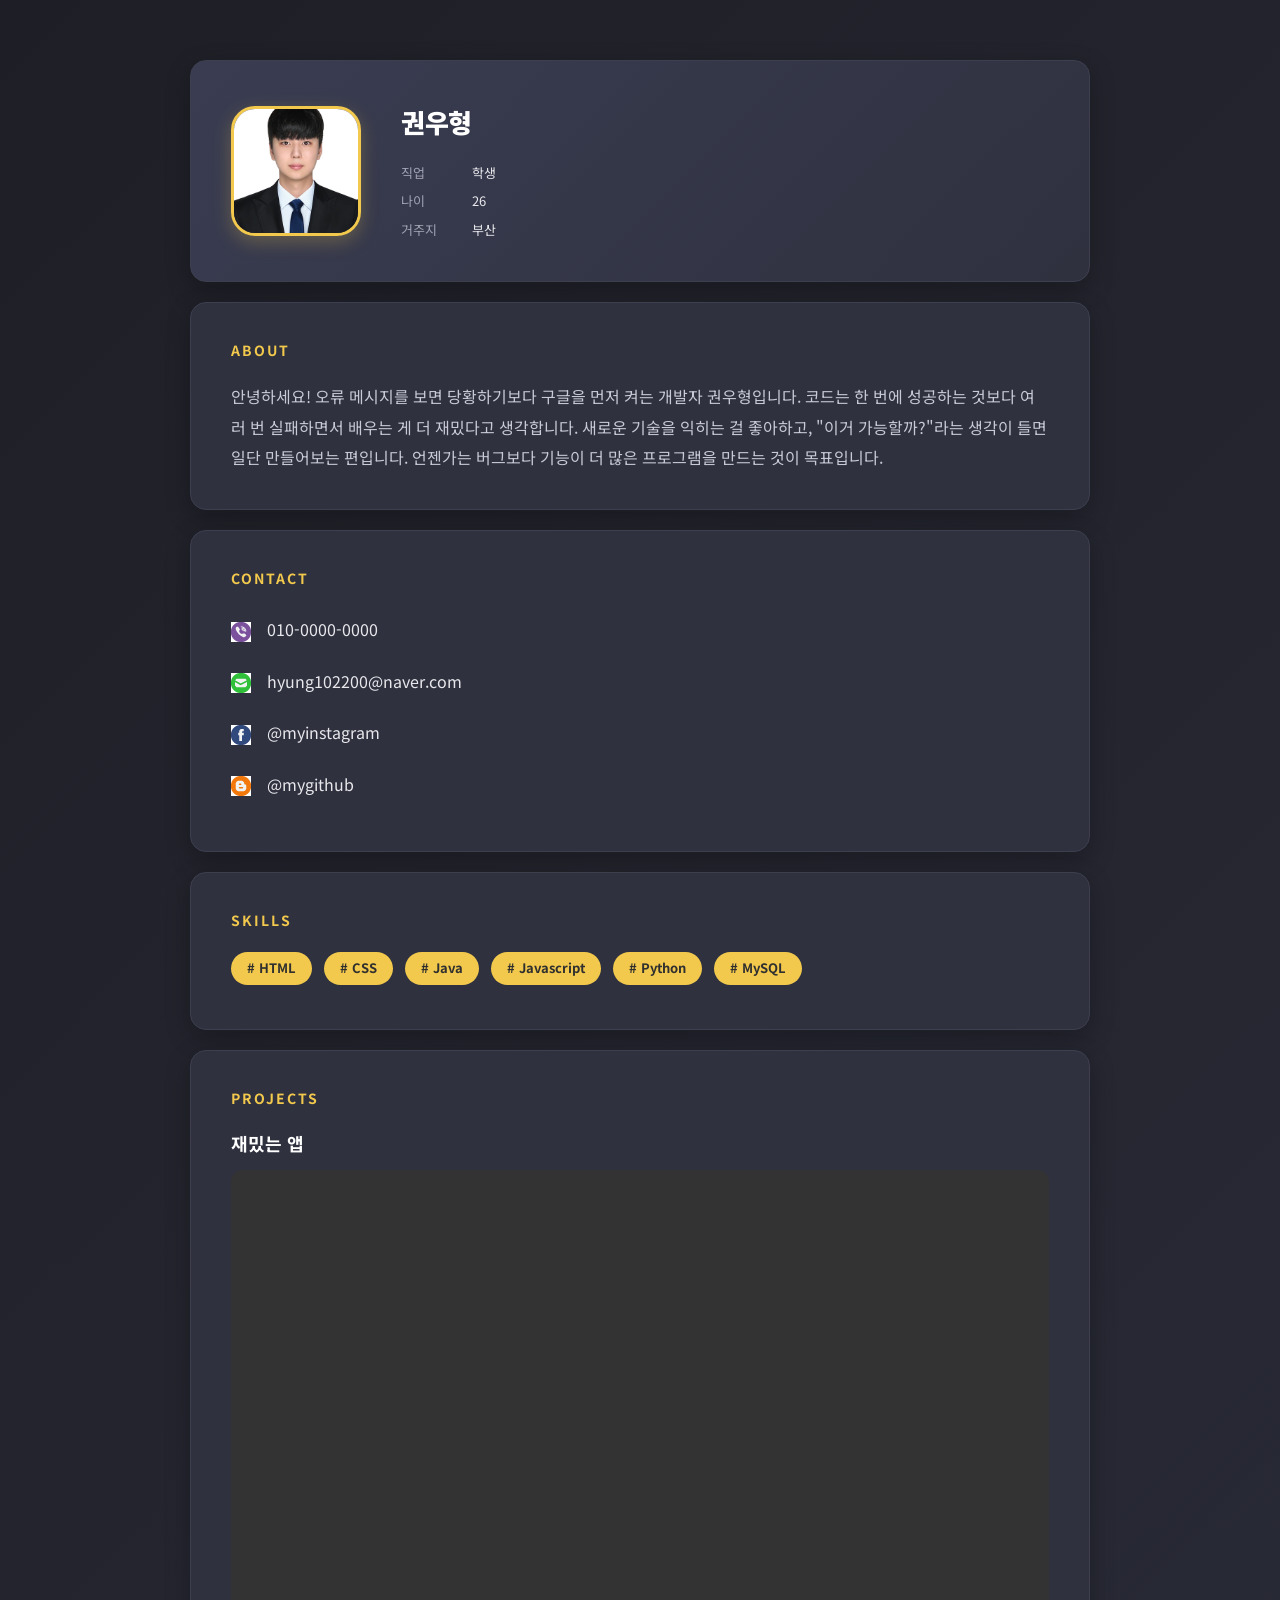
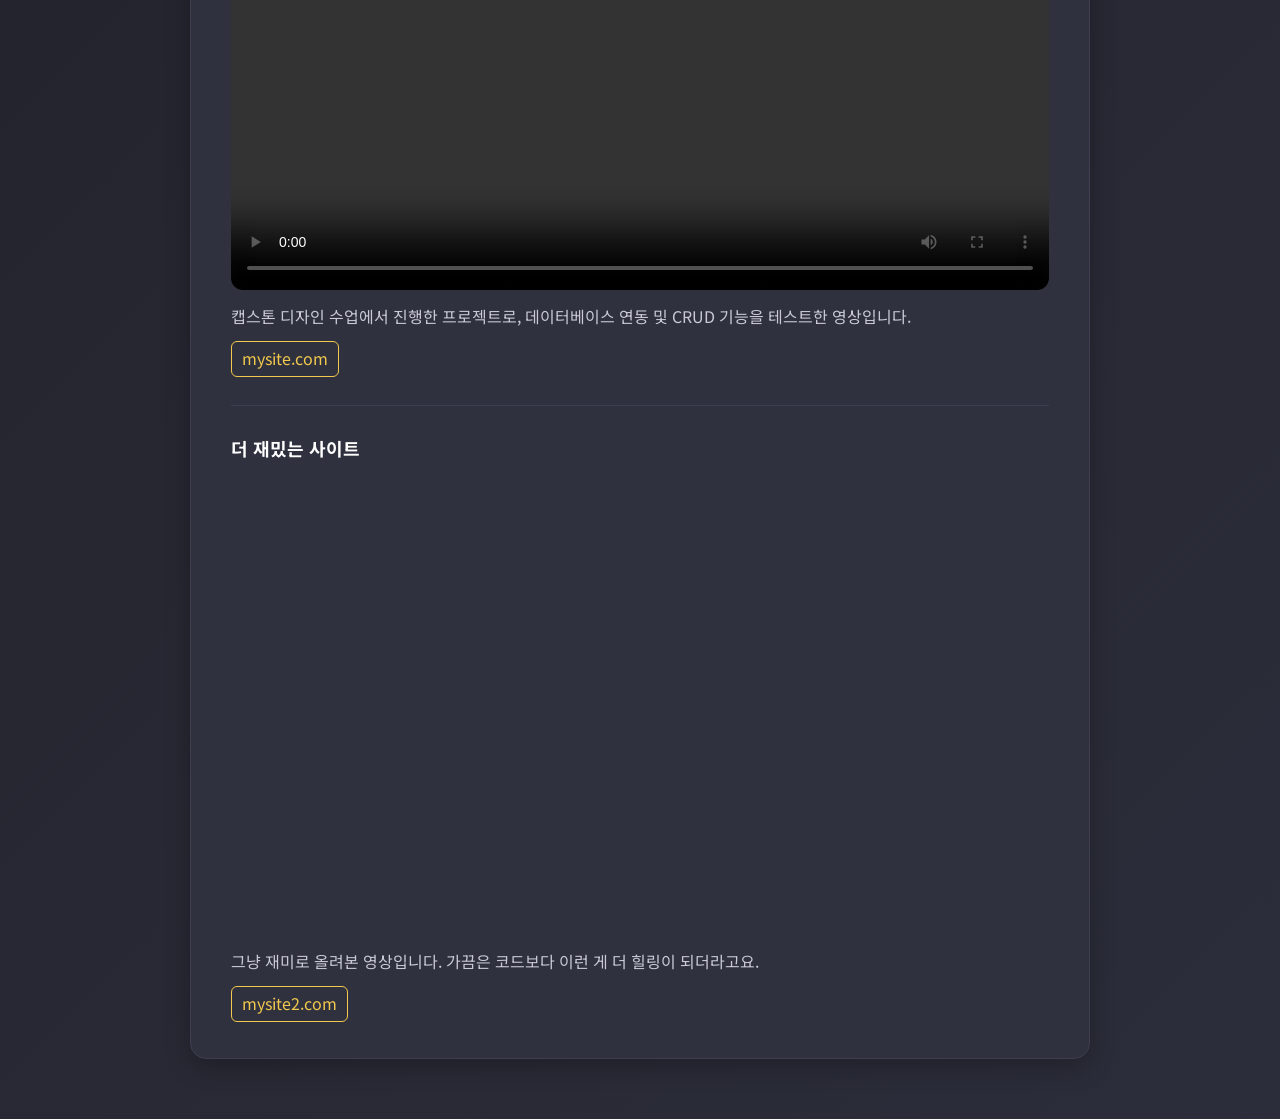
<file: 0724/index.html>
<!doctype html>
<html lang="ko">
  <head>
    <meta charset="UTF-8" />
    <title>권우형의 이력서</title>
    <link rel="stylesheet" href="css/style.css" />
  </head>
  <body>
    <div class="wrapper">
      <h1>권우형의 이력서</h1>

      <section id="my_info">
        <h2>My info</h2>
        <img src="images/profile.jpg" alt="권우형의 얼굴 사진" />
        <table>
          <tbody>
            <tr id="myname">
              <th>이름</th>
              <td>권우형</td>
            </tr>
            <tr>
              <th>직업</th>
              <td>학생</td>
            </tr>
            <tr>
              <th>나이</th>
              <td>26</td>
            </tr>
            <tr>
              <th>거주지</th>
              <td>부산</td>
            </tr>
          </tbody>
        </table>
      </section>

      <section id="about">
        <h2>About</h2>
        <p>
          안녕하세요! 오류 메시지를 보면 당황하기보다 구글을 먼저 켜는 개발자
          권우형입니다. 코드는 한 번에 성공하는 것보다 여러 번 실패하면서 배우는
          게 더 재밌다고 생각합니다. 새로운 기술을 익히는 걸 좋아하고, "이거
          가능할까?"라는 생각이 들면 일단 만들어보는 편입니다. 언젠가는 버그보다
          기능이 더 많은 프로그램을 만드는 것이 목표입니다.
        </p>
      </section>

      <section id="contact">
        <h2>Contact</h2>
        <ul>
          <li>
            <a href="tel:01000000000">010-0000-0000</a>
          </li>
          <li>
            <a href="mailto:hyung102200@naver.com" target="_blank"
              >hyung102200@naver.com</a
            >
          </li>
          <li>
            <a href="https://instagram.com/hyung102200" target="_blank"
              >@myinstagram</a
            >
          </li>
          <li>
            <a href="https://github.com/hyung102200" target="_blank"
              >@mygithub</a
            >
          </li>
        </ul>
      </section>

      <section id="skill">
        <h2>Skills</h2>
        <ol>
          <li>HTML</li>
          <li>CSS</li>
          <li>Java</li>
          <li>Javascript</li>
          <li>Python</li>
          <li>MySQL</li>
        </ol>
      </section>

      <section id="project">
        <h2>Projects</h2>
        <ol>
          <li>
            <h3>재밌는 앱</h3>
            <video src="dbtest.mp4" width="1080" height="720" controls></video>
            <p>
              캡스톤 디자인 수업에서 진행한 프로젝트로, 데이터베이스 연동 및 CRUD 기능을 테스트한 영상입니다.
            </p>
            <a href="https://mysite.com" target="_blank">mysite.com</a>
          </li>
          <li>
            <h3>더 재밌는 사이트</h3>
            <iframe
              width="560"
              height="315"
              src="https://www.youtube.com/embed/s8cP1Vt5US8?si=K1mxxgV7ItZ4fGV8"
              title="YouTube video player"
              frameborder="0"
              allow="
                accelerometer;
                autoplay;
                clipboard-write;
                encrypted-media;
                gyroscope;
                picture-in-picture;
                web-share;
              "
              referrerpolicy="strict-origin-when-cross-origin"
              allowfullscreen
            ></iframe>
            <p>
              그냥 재미로 올려본 영상입니다. 가끔은 코드보다 이런 게 더 힐링이 되더라고요.
            </p>
            <a href="https://mysite2.com" target="_blank">mysite2.com</a>
          </li>
        </ol>
      </section>
    </div>
  </body>
</html>
</file>
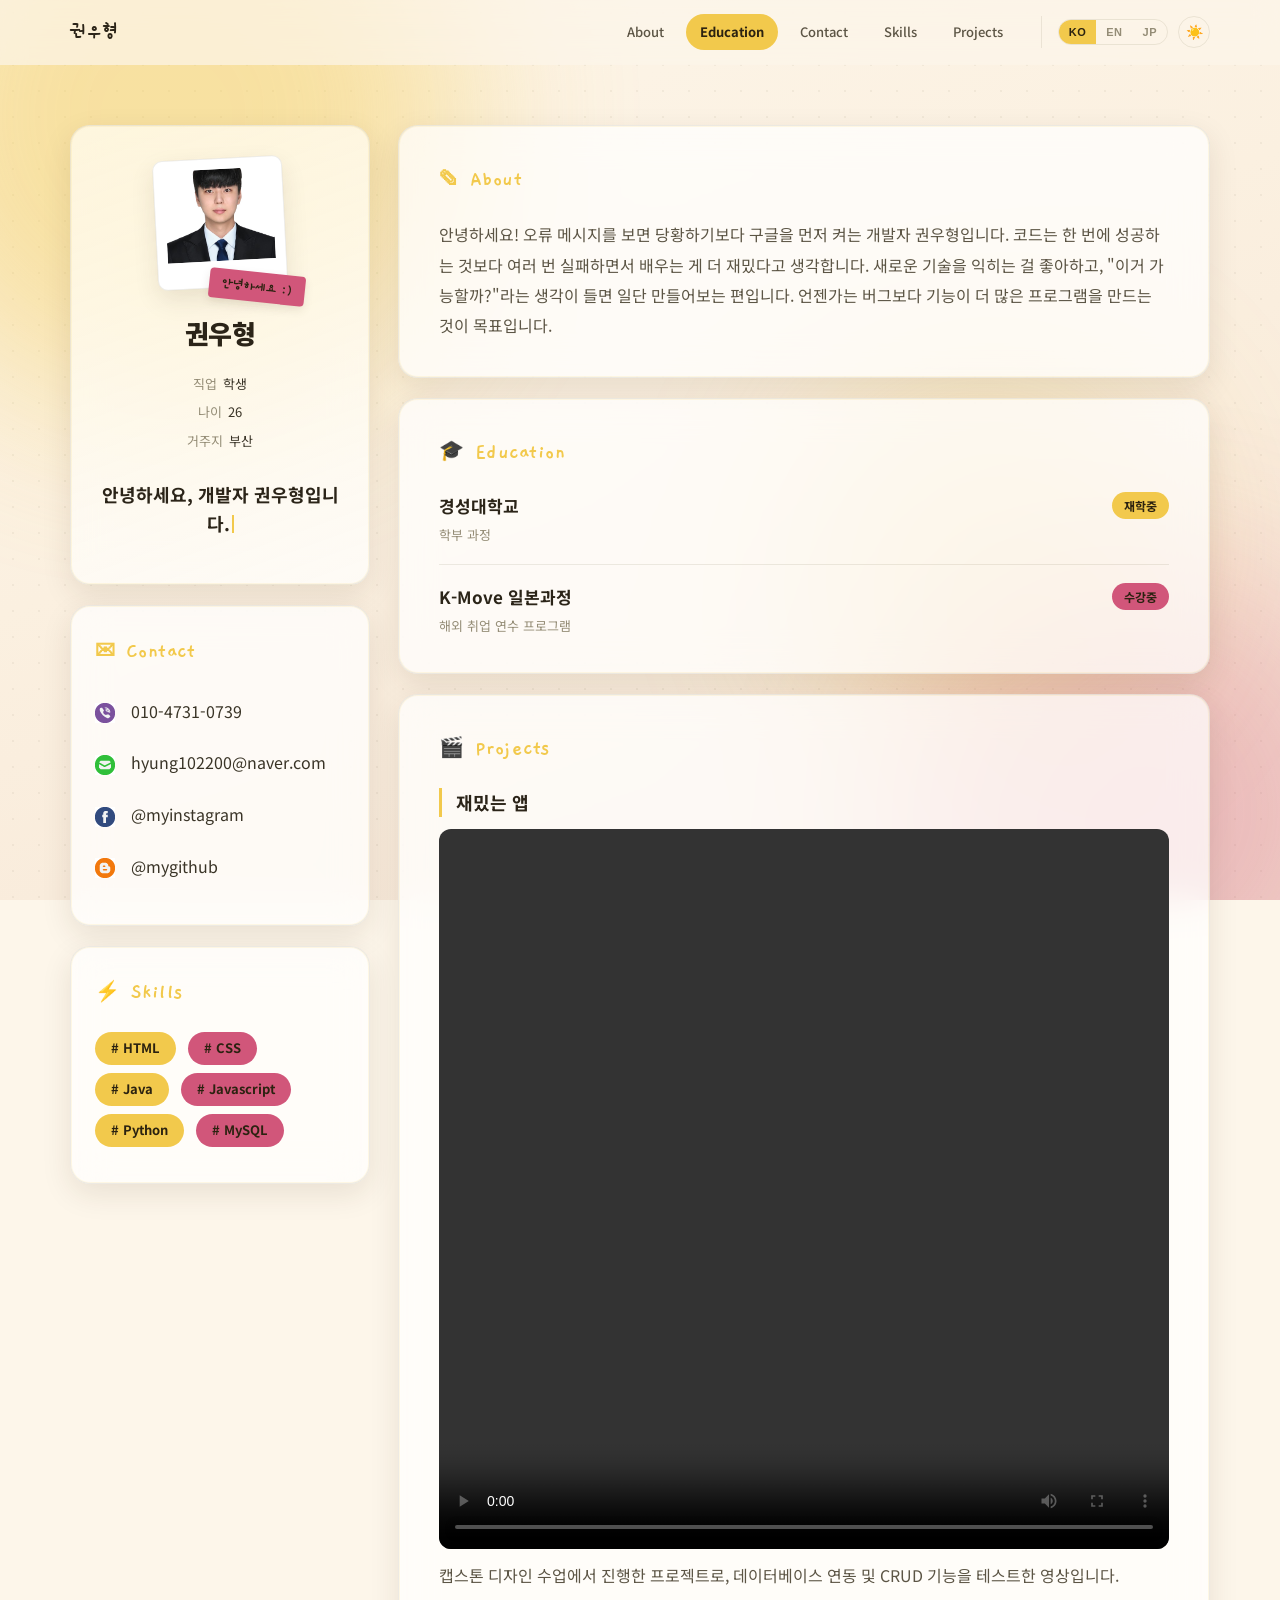
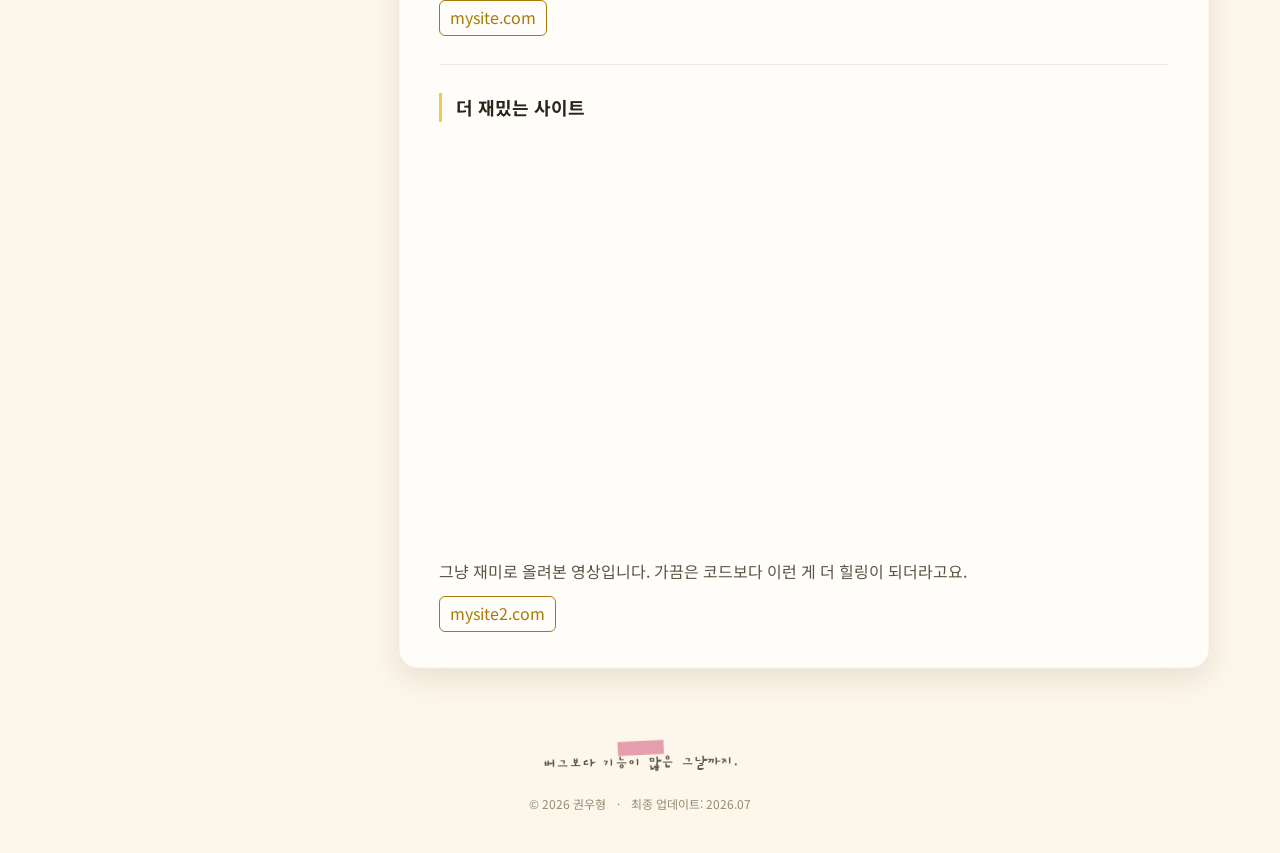
<file: 0727/index.html>
<!doctype html>
<html lang="ko">
  <head>
    <meta charset="UTF-8" />
    <title>권우형의 이력서</title>
    <link rel="stylesheet" href="css/style.css" />
  </head>
  <body>
    <div class="ambient" aria-hidden="true">
      <span class="glow glow--gold"></span>
      <span class="glow glow--rose"></span>
      <span class="glow glow--gold-soft"></span>
    </div>

    <nav class="topnav" id="topnav">
      <div class="nav-inner">
        <a href="#my_info" class="nav-logo">권우형</a>

        <button class="nav-toggle" id="navToggle" aria-label="메뉴 열기" aria-expanded="false">
          <span></span>
          <span></span>
          <span></span>
        </button>

        <div class="nav-right" id="navMenu">
          <ul class="nav-menu">
            <li><a href="#about" data-nav>About</a></li>
            <li><a href="#education" data-nav>Education</a></li>
            <li><a href="#contact" data-nav>Contact</a></li>
            <li><a href="#skill" data-nav>Skills</a></li>
            <li><a href="#project" data-nav>Projects</a></li>
          </ul>

          <div class="nav-actions">
            <div class="lang-switch" role="group" aria-label="언어 선택">
              <button class="lang-btn" data-lang="ko">KO</button>
              <button class="lang-btn" data-lang="en">EN</button>
              <button class="lang-btn" data-lang="ja">JP</button>
            </div>
            <button class="theme-toggle" id="themeToggle" aria-label="테마 전환">🌙</button>
          </div>
        </div>
      </div>
    </nav>

    <h1 class="visually-hidden">권우형의 이력서</h1>

    <div class="layout">
      <aside class="sidebar">
        <section id="my_info">
          <div class="photo-frame">
            <img src="images/profile.jpg" alt="권우형의 얼굴 사진" />
            <span class="sticky-note" data-i18n="stickyNote">안녕하세요 :)</span>
          </div>

          <table>
            <tbody>
              <tr id="myname">
                <th>이름</th>
                <td>권우형</td>
              </tr>
              <tr>
                <th data-i18n="labelJob">직업</th>
                <td data-i18n="valueJob">학생</td>
              </tr>
              <tr>
                <th data-i18n="labelAge">나이</th>
                <td>26</td>
              </tr>
              <tr>
                <th data-i18n="labelLocation">거주지</th>
                <td data-i18n="valueLocation">부산</td>
              </tr>
            </tbody>
          </table>

          <p class="typed-line">
            <span id="typedText"></span><span class="typed-cursor" aria-hidden="true"></span>
          </p>
        </section>

        <section id="contact">
          <h2>Contact</h2>
          <ul>
            <li>
              <a href="tel:01047310739">010-4731-0739</a>
            </li>
            <li>
              <a href="mailto:hyung102200@naver.com" target="_blank"
                >hyung102200@naver.com</a
              >
            </li>
            <li>
              <a href="https://instagram.com/hyung102200" target="_blank"
                >@myinstagram</a
              >
            </li>
            <li>
              <a href="https://github.com/hyung102200" target="_blank"
                >@mygithub</a
              >
            </li>
          </ul>
        </section>

        <section id="skill">
          <h2>Skills</h2>
          <ol>
            <li>HTML</li>
            <li>CSS</li>
            <li>Java</li>
            <li>Javascript</li>
            <li>Python</li>
            <li>MySQL</li>
          </ol>
        </section>
      </aside>

      <main class="main-content">
        <section id="about">
          <h2>About</h2>
          <p data-i18n="aboutBody">
            안녕하세요! 오류 메시지를 보면 당황하기보다 구글을 먼저 켜는 개발자
            권우형입니다. 코드는 한 번에 성공하는 것보다 여러 번 실패하면서 배우는
            게 더 재밌다고 생각합니다. 새로운 기술을 익히는 걸 좋아하고, "이거
            가능할까?"라는 생각이 들면 일단 만들어보는 편입니다. 언젠가는 버그보다
            기능이 더 많은 프로그램을 만드는 것이 목표입니다.
          </p>
        </section>

        <section id="education">
          <h2>Education</h2>
          <ol class="edu-list">
            <li>
              <div class="edu-head">
                <h3 data-i18n="eduSchool1">경성대학교</h3>
                <span class="edu-status" data-i18n="eduStatus1">재학중</span>
              </div>
              <p class="edu-sub" data-i18n="eduSub1">학부 과정</p>
            </li>
            <li>
              <div class="edu-head">
                <h3 data-i18n="eduSchool2">K-Move 일본과정</h3>
                <span class="edu-status" data-i18n="eduStatus2">수강중</span>
              </div>
              <p class="edu-sub" data-i18n="eduSub2">해외 취업 연수 프로그램</p>
            </li>
          </ol>
        </section>

        <section id="project">
          <h2>Projects</h2>
          <ol>
            <li>
              <h3 data-i18n="proj1Title">재밌는 앱</h3>
              <video src="dbtest.mp4" width="1080" height="720" controls></video>
              <p data-i18n="proj1Body">
                캡스톤 디자인 수업에서 진행한 프로젝트로, 데이터베이스 연동 및 CRUD 기능을 테스트한 영상입니다.
              </p>
              <a href="https://mysite.com" target="_blank">mysite.com</a>
            </li>
            <li>
              <h3 data-i18n="proj2Title">더 재밌는 사이트</h3>
              <iframe
                width="560"
                height="315"
                src="https://www.youtube.com/embed/s8cP1Vt5US8?si=K1mxxgV7ItZ4fGV8"
                title="YouTube video player"
                frameborder="0"
                allow="
                  accelerometer;
                  autoplay;
                  clipboard-write;
                  encrypted-media;
                  gyroscope;
                  picture-in-picture;
                  web-share;
                "
                referrerpolicy="strict-origin-when-cross-origin"
                allowfullscreen
              ></iframe>
              <p data-i18n="proj2Body">
                그냥 재미로 올려본 영상입니다. 가끔은 코드보다 이런 게 더 힐링이 되더라고요.
              </p>
              <a href="https://mysite2.com" target="_blank">mysite2.com</a>
            </li>
          </ol>
        </section>
      </main>
    </div>

    <footer class="site-footer">
      <p data-i18n="footerTagline">버그보다 기능이 많은 그날까지.</p>
      <p class="footer-meta">
        <span>© 2026 권우형</span>
        <span class="dot">·</span>
        <span data-i18n="footerUpdated">최종 업데이트: 2026.07</span>
      </p>
    </footer>

    <button class="to-top" id="toTop" aria-label="맨 위로 이동">↑</button>

    <script>
      /* ---------------- 다국어 텍스트 ---------------- */
      const translations = {
        ko: {
          stickyNote: '안녕하세요 :)',
          labelJob: '직업',
          valueJob: '학생',
          labelAge: '나이',
          labelLocation: '거주지',
          valueLocation: '부산',
          typed: '안녕하세요, 개발자 권우형입니다.',
          aboutBody:
            '안녕하세요! 오류 메시지를 보면 당황하기보다 구글을 먼저 켜는 개발자 권우형입니다. 코드는 한 번에 성공하는 것보다 여러 번 실패하면서 배우는 게 더 재밌다고 생각합니다. 새로운 기술을 익히는 걸 좋아하고, "이거 가능할까?"라는 생각이 들면 일단 만들어보는 편입니다. 언젠가는 버그보다 기능이 더 많은 프로그램을 만드는 것이 목표입니다.',
          eduSchool1: '경성대학교',
          eduStatus1: '재학중',
          eduSub1: '학부 과정',
          eduSchool2: 'K-Move 일본과정',
          eduStatus2: '수강중',
          eduSub2: '해외 취업 연수 프로그램',
          proj1Title: '재밌는 앱',
          proj1Body:
            '캡스톤 디자인 수업에서 진행한 프로젝트로, 데이터베이스 연동 및 CRUD 기능을 테스트한 영상입니다.',
          proj2Title: '더 재밌는 사이트',
          proj2Body:
            '그냥 재미로 올려본 영상입니다. 가끔은 코드보다 이런 게 더 힐링이 되더라고요.',
          footerTagline: '버그보다 기능이 많은 그날까지.',
          footerUpdated: '최종 업데이트: 2026.07',
        },
        en: {
          stickyNote: 'Hi there :)',
          labelJob: 'Occupation',
          valueJob: 'Student',
          labelAge: 'Age',
          labelLocation: 'Location',
          valueLocation: 'Busan',
          typed: "Hello, I'm developer Kwon Woohyeong.",
          aboutBody:
            "Hi! I'm Kwon Woohyeong, a developer who opens Google before panicking over error messages. I think coding is more fun when you learn through repeated failure rather than succeeding on the first try. I enjoy picking up new technologies, and when I wonder \"could this be possible?\" I usually just try building it. Someday my goal is to build a program with more features than bugs.",
          eduSchool1: 'Kyungsung University',
          eduStatus1: 'Currently enrolled',
          eduSub1: 'Undergraduate program',
          eduSchool2: 'K-Move Japan Program',
          eduStatus2: 'In progress',
          eduSub2: 'Overseas employment training program',
          proj1Title: 'A Fun App',
          proj1Body:
            'A video from a capstone design course project, testing database integration and CRUD functionality.',
          proj2Title: 'An Even More Fun Site',
          proj2Body:
            "Just a video I uploaded for fun. Sometimes this is more relaxing than writing code.",
          footerTagline: 'Until the day features outnumber bugs.',
          footerUpdated: 'Last updated: Jul 2026',
        },
        ja: {
          stickyNote: 'こんにちは :)',
          labelJob: '職業',
          valueJob: '学生',
          labelAge: '年齢',
          labelLocation: '居住地',
          valueLocation: '釜山',
          typed: 'こんにちは、開発者のクォン・ウヒョンです。',
          aboutBody:
            'こんにちは。エラーメッセージを見て慌てるよりも先にGoogleを開く開発者、クォン・ウヒョンです。コードは一度で成功するよりも、何度も失敗しながら学ぶほうが楽しいと思っています。新しい技術を学ぶのが好きで、「これって可能かな?」と思ったら、とりあえず作ってみるタイプです。いつかバグより機能のほうが多いプログラムを作ることが目標です。',
          eduSchool1: '慶星大学校',
          eduStatus1: '在学中',
          eduSub1: '学部課程',
          eduSchool2: 'K-Move 日本コース',
          eduStatus2: '受講中',
          eduSub2: '海外就職研修プログラム',
          proj1Title: '楽しいアプリ',
          proj1Body:
            'キャップストーンデザインの授業で取り組んだプロジェクトで、データベース連携およびCRUD機能をテストした動画です。',
          proj2Title: 'もっと楽しいサイト',
          proj2Body:
            '息抜きとしてアップした動画です。時々コードを書くよりも、こういうことのほうが癒やされます。',
          footerTagline: 'バグより機能が多くなるその日まで。',
          footerUpdated: '最終更新: 2026年7月',
        },
      };

      let typingTimeoutId = null;

      function typeText(text) {
        const el = document.getElementById('typedText');
        const prefersReduced = window.matchMedia('(prefers-reduced-motion: reduce)').matches;
        clearTimeout(typingTimeoutId);

        if (prefersReduced) {
          el.textContent = text;
          return;
        }

        el.textContent = '';
        let i = 0;
        const type = () => {
          if (i <= text.length) {
            el.textContent = text.slice(0, i);
            i++;
            typingTimeoutId = setTimeout(type, 55);
          }
        };
        type();
      }

      function applyLanguage(lang) {
        const dict = translations[lang] || translations.ko;
        document.querySelectorAll('[data-i18n]').forEach((el) => {
          const key = el.getAttribute('data-i18n');
          if (dict[key] !== undefined) {
            el.textContent = dict[key];
          }
        });
        typeText(dict.typed);

        document.querySelectorAll('.lang-btn').forEach((btn) => {
          btn.classList.toggle('active', btn.dataset.lang === lang);
        });

        document.documentElement.lang = lang;
        localStorage.setItem('resume-lang', lang);
      }

      document.querySelectorAll('.lang-btn').forEach((btn) => {
        btn.addEventListener('click', () => applyLanguage(btn.dataset.lang));
      });

      const savedLang = localStorage.getItem('resume-lang') || 'ko';
      applyLanguage(savedLang);

      /* ---------------- 다크 / 라이트 모드 ---------------- */
      const themeToggle = document.getElementById('themeToggle');

      function applyTheme(theme) {
        document.documentElement.setAttribute('data-theme', theme);
        themeToggle.textContent = theme === 'light' ? '☀️' : '🌙';
        localStorage.setItem('resume-theme', theme);
      }

      const savedTheme =
        localStorage.getItem('resume-theme') ||
        (window.matchMedia('(prefers-color-scheme: light)').matches ? 'light' : 'dark');
      applyTheme(savedTheme);

      themeToggle.addEventListener('click', () => {
        const current = document.documentElement.getAttribute('data-theme');
        applyTheme(current === 'light' ? 'dark' : 'light');
      });

      /* ---------------- 모바일 메뉴 토글 ---------------- */
      const navToggle = document.getElementById('navToggle');
      const navMenu = document.getElementById('navMenu');

      navToggle.addEventListener('click', () => {
        const isOpen = navMenu.classList.toggle('open');
        navToggle.classList.toggle('open', isOpen);
        navToggle.setAttribute('aria-expanded', isOpen);
      });

      document.querySelectorAll('[data-nav]').forEach((link) => {
        link.addEventListener('click', () => {
          navMenu.classList.remove('open');
          navToggle.classList.remove('open');
          navToggle.setAttribute('aria-expanded', false);
        });
      });

      /* ---------------- 스크롤: 현재 섹션 강조 / 헤더 그림자 ---------------- */
      const sections = document.querySelectorAll('section[id]');
      const navLinks = document.querySelectorAll('[data-nav]');
      const topnav = document.getElementById('topnav');
      const toTopBtn = document.getElementById('toTop');

      const observer = new IntersectionObserver(
        (entries) => {
          entries.forEach((entry) => {
            const id = entry.target.getAttribute('id');
            const link = document.querySelector(`[data-nav][href="#${id}"]`);
            if (!link) return;
            if (entry.isIntersecting) {
              navLinks.forEach((l) => l.classList.remove('active'));
              link.classList.add('active');
            }
          });
        },
        { rootMargin: '-45% 0px -50% 0px', threshold: 0 }
      );
      sections.forEach((s) => observer.observe(s));

      /* ---------------- 스크롤 등장 애니메이션 ---------------- */
      const revealObserver = new IntersectionObserver(
        (entries) => {
          entries.forEach((entry) => {
            if (entry.isIntersecting) {
              entry.target.classList.add('is-visible');
              revealObserver.unobserve(entry.target);
            }
          });
        },
        { threshold: 0.15 }
      );
      document.querySelectorAll('section').forEach((s) => revealObserver.observe(s));

      /* ---------------- 스크롤 시 헤더 / 맨위로 버튼 ---------------- */
      window.addEventListener('scroll', () => {
        topnav.classList.toggle('scrolled', window.scrollY > 10);
        toTopBtn.classList.toggle('visible', window.scrollY > 400);
      });

      toTopBtn.addEventListener('click', () => {
        window.scrollTo({ top: 0, behavior: 'smooth' });
      });
    </script>
  </body>
</html>
</file>
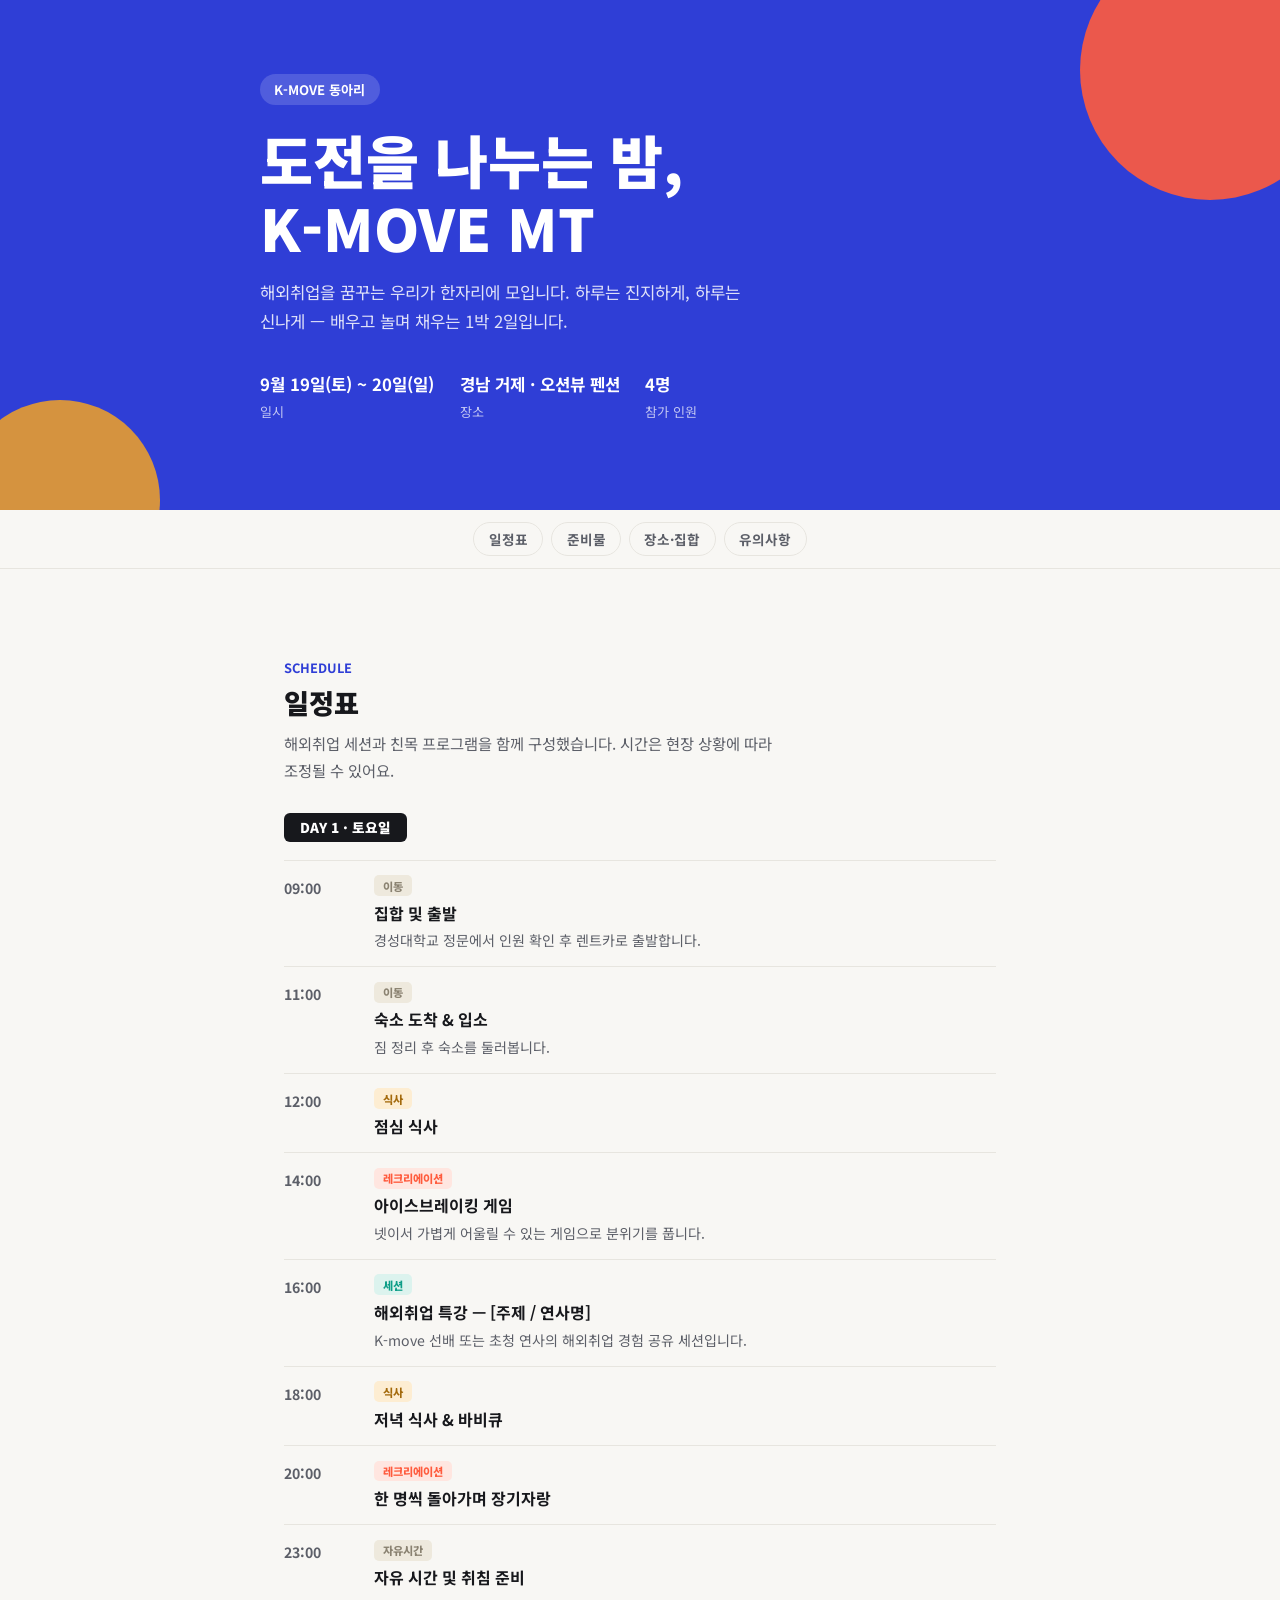
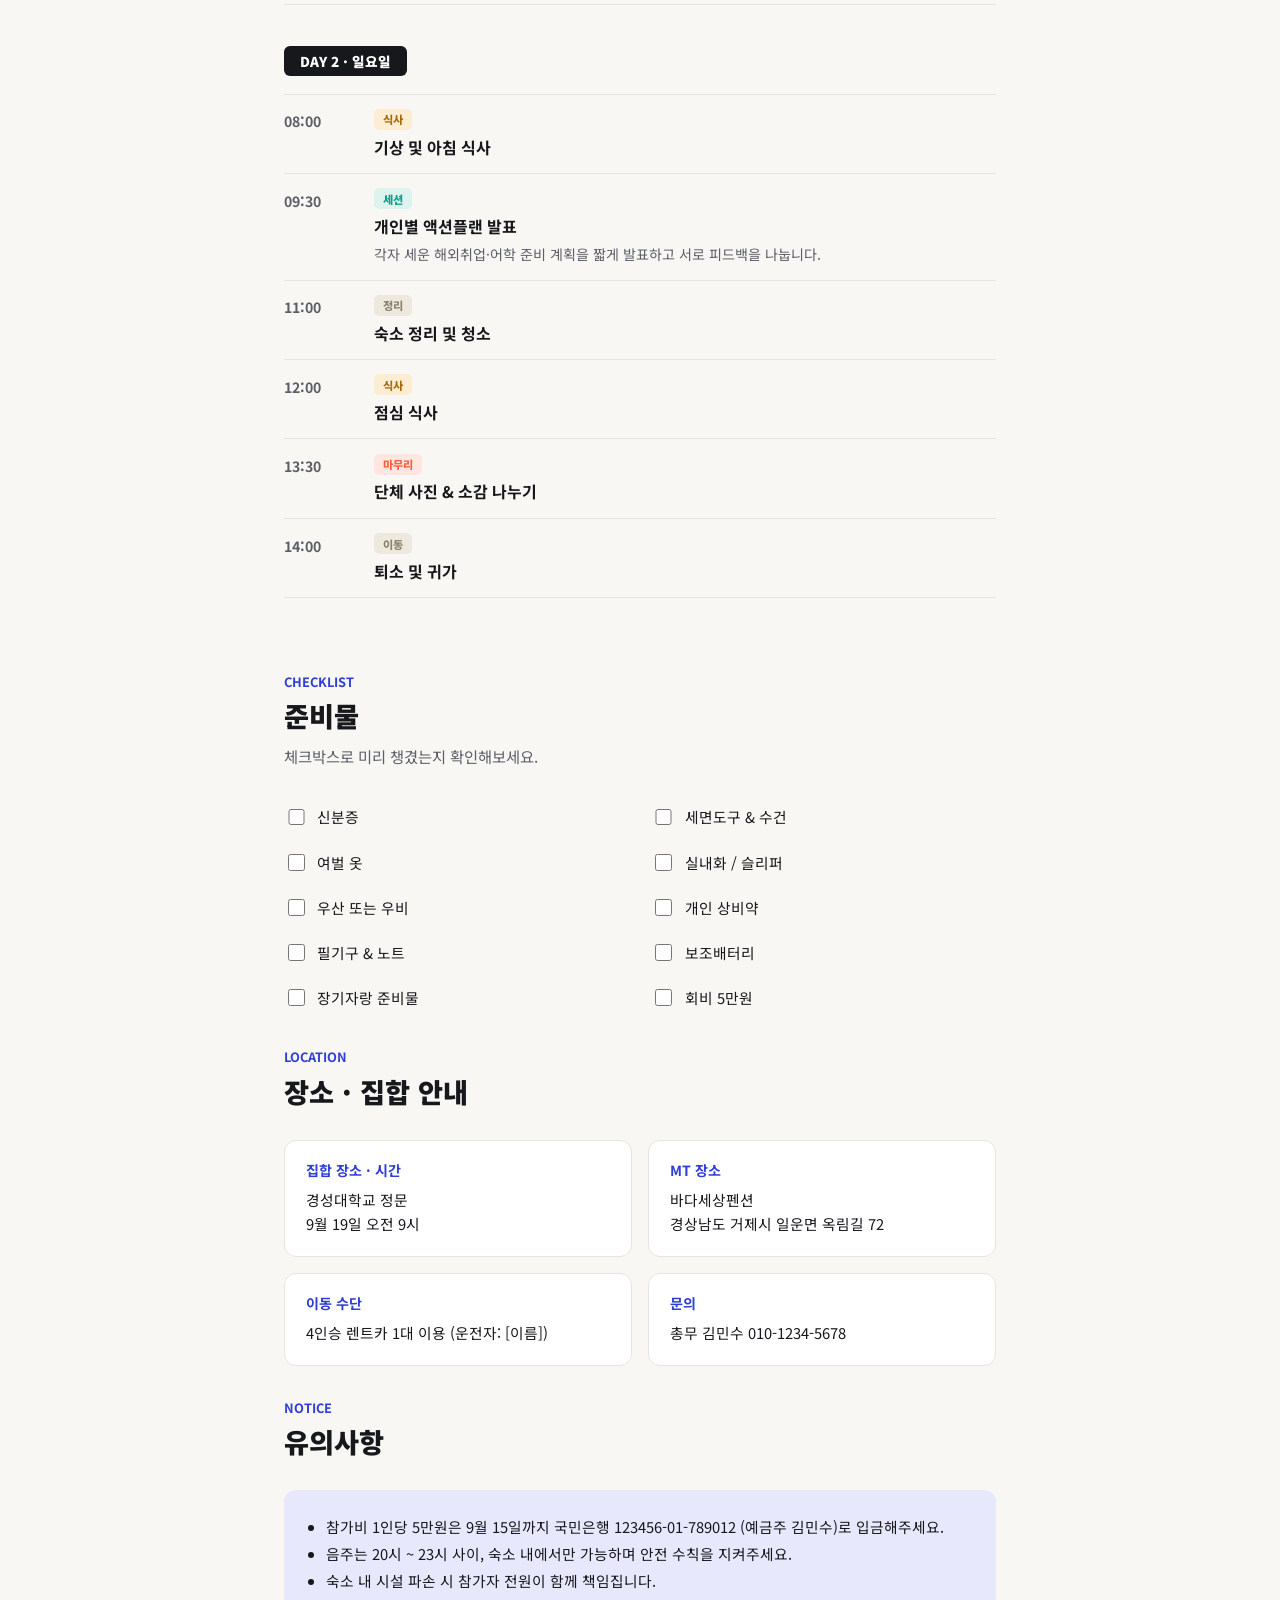
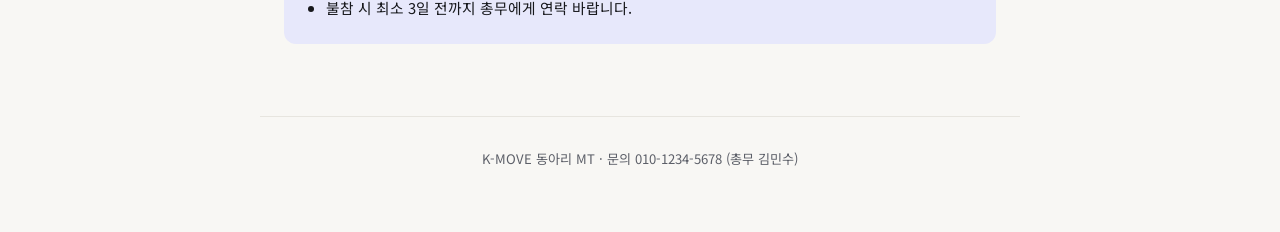
<file: 0831/index.html>
<!DOCTYPE html>
<html lang="ko">
<head>
<meta charset="UTF-8">
<meta name="viewport" content="width=device-width, initial-scale=1.0">
<title>K-MOVE 동아리 MT</title>
<link rel="preconnect" href="https://fonts.googleapis.com">
<link rel="preconnect" href="https://fonts.gstatic.com" crossorigin>
<link href="https://fonts.googleapis.com/css2?family=Noto+Sans+KR:wght@400;500;700;900&display=swap" rel="stylesheet">
<style>
  :root{
    --ink:#17181c;
    --ink-soft:#5c5f68;
    --paper:#f8f7f4;
    --card:#ffffff;
    --line:#e7e5df;

    --indigo:#2f3ed6;
    --indigo-soft:#e7e8fb;
    --coral:#ff5b3d;
    --coral-soft:#ffe6e0;
    --mint:#0e9e88;
    --mint-soft:#dcf3ee;
    --amber:#f2a325;
    --amber-soft:#fdedd2;
  }

  *{box-sizing:border-box;}
  html{scroll-behavior:smooth;}
  body{
    margin:0;
    background:var(--paper);
    color:var(--ink);
    font-family:'Noto Sans KR',sans-serif;
    -webkit-font-smoothing:antialiased;
  }

  /* ---------- HERO ---------- */
  .hero{
    position:relative;
    background:var(--indigo);
    color:#fff;
    padding:4.6rem 1.5rem 5.5rem;
    overflow:hidden;
  }
  .hero::before{
    content:"";
    position:absolute; right:-60px; top:-60px;
    width:260px; height:260px; border-radius:50%;
    background:var(--coral);
    opacity:.9;
  }
  .hero::after{
    content:"";
    position:absolute; left:-40px; bottom:-90px;
    width:200px; height:200px; border-radius:50%;
    background:var(--amber);
    opacity:.85;
  }
  .hero-inner{max-width:760px;margin:0 auto;position:relative;}
  .hero-badge{
    display:inline-block;
    font-size:.82rem; font-weight:700;
    background:rgba(255,255,255,.16);
    padding:.4rem .9rem;
    border-radius:999px;
    margin-bottom:1.3rem;
  }
  .hero h1{
    font-size:clamp(2.2rem,7vw,3.6rem);
    font-weight:900;
    line-height:1.18;
    margin:0 0 1rem;
  }
  .hero p.lede{
    font-size:1.05rem;
    line-height:1.75;
    color:rgba(255,255,255,.85);
    max-width:480px;
    margin:0 0 2.2rem;
  }
  .hero-meta{
    display:flex; gap:1.6rem; flex-wrap:wrap;
  }
  .hero-meta div{min-width:120px;}
  .hero-meta b{display:block;font-size:1.05rem;margin-bottom:.15rem;}
  .hero-meta span{font-size:.82rem;color:rgba(255,255,255,.7);}

  /* ---------- NAV ---------- */
  .subnav{
    position:sticky; top:0; z-index:50;
    background:rgba(248,247,244,.92);
    backdrop-filter:blur(6px);
    border-bottom:1px solid var(--line);
    padding:.7rem 1rem;
    display:flex; gap:.5rem; justify-content:center; flex-wrap:wrap;
  }
  .subnav a{
    text-decoration:none; color:var(--ink-soft);
    font-size:.85rem; font-weight:700;
    padding:.4rem .9rem; border-radius:999px;
    border:1px solid var(--line);
  }
  .subnav a:hover{border-color:var(--indigo);color:var(--indigo);}

  main{max-width:760px;margin:0 auto;padding:3.6rem 1.5rem 1rem;}
  section{padding-top:2rem;scroll-margin-top:4rem;}
  .sec-head{margin-bottom:1.8rem;}
  .sec-label{
    font-size:.8rem; font-weight:700; color:var(--indigo);
    margin:0 0 .3rem;
  }
  .sec-title{font-size:1.7rem; font-weight:900; margin:0 0 .5rem;}
  .sec-desc{color:var(--ink-soft); font-size:.96rem; line-height:1.75; margin:0; max-width:56ch;}

  /* ---------- SCHEDULE ---------- */
  .day-block{margin-bottom:2.6rem;}
  .day-tag{
    display:inline-block; font-size:.85rem; font-weight:900;
    background:var(--ink); color:#fff;
    padding:.3rem 1rem; border-radius:6px;
    margin-bottom:1.1rem;
  }
  .item{
    display:grid; grid-template-columns:74px 1fr; gap:1rem;
    padding:.9rem 0;
    border-top:1px solid var(--line);
  }
  .item:last-child{border-bottom:1px solid var(--line);}
  .item-time{font-size:.88rem; font-weight:700; color:var(--ink-soft); padding-top:.15rem;}
  .item-body{display:flex; flex-direction:column; gap:.3rem;}
  .item-title{font-size:1rem; font-weight:700;}
  .item-desc{font-size:.88rem; color:var(--ink-soft); line-height:1.6; margin:0;}
  .chip{
    display:inline-block; font-size:.7rem; font-weight:800;
    padding:.15rem .55rem; border-radius:5px; width:fit-content;
  }
  .chip.move{background:#eee9dd;color:#8a8271;}
  .chip.meal{background:var(--amber-soft);color:#a3690b;}
  .chip.career{background:var(--mint-soft);color:var(--mint);}
  .chip.fun{background:var(--coral-soft);color:var(--coral);}

  /* ---------- TEAMS ---------- */
  .team-grid{display:grid;grid-template-columns:repeat(2,1fr);gap:1rem;}
  .team-card{
    background:var(--card);
    border:1px solid var(--line);
    border-radius:12px;
    padding:1.2rem 1.3rem;
  }
  .team-card h3{
    font-size:.95rem; margin:0 0 .7rem;
    display:flex; align-items:center; gap:.5rem;
  }
  .team-num{
    display:inline-flex; align-items:center; justify-content:center;
    width:1.6rem; height:1.6rem; border-radius:50%;
    background:var(--indigo); color:#fff;
    font-size:.78rem; font-weight:900;
  }
  .team-card ul{margin:0; padding:0; list-style:none;}
  .team-card li{
    font-size:.86rem; color:var(--ink-soft);
    padding:.3rem 0; border-top:1px dashed var(--line);
  }
  .team-card li:first-child{border-top:none;}

  /* ---------- CHECKLIST ---------- */
  .checklist{
    display:grid; grid-template-columns:repeat(2,1fr); gap:.6rem 1.4rem;
  }
  .checklist label{
    display:flex; align-items:center; gap:.6rem;
    font-size:.92rem; color:var(--ink);
    padding:.4rem 0;
  }
  .checklist input{width:1.05rem;height:1.05rem;accent-color:var(--indigo);}

  /* ---------- INFO ---------- */
  .info-grid{display:grid;grid-template-columns:1fr 1fr;gap:1rem;}
  .info-card{
    background:var(--card); border:1px solid var(--line);
    border-radius:12px; padding:1.2rem 1.3rem;
  }
  .info-card h3{font-size:.88rem;color:var(--indigo);margin:0 0 .5rem;}
  .info-card p{font-size:.92rem;line-height:1.65;margin:0;color:var(--ink);}

  /* ---------- NOTICE ---------- */
  .notice{
    background:var(--indigo-soft);
    border-radius:12px;
    padding:1.4rem 1.5rem;
    margin-top:.5rem;
  }
  .notice ul{margin:0;padding-left:1.1rem;}
  .notice li{font-size:.92rem;line-height:1.85;color:var(--ink);}

  footer{
    max-width:760px;margin:3.5rem auto 0;padding:2rem 1.5rem 4rem;
    border-top:1px solid var(--line);
    font-size:.82rem; color:var(--ink-soft);
    text-align:center;
  }

  @media (max-width:640px){
    .hero{padding:3.6rem 1.25rem 4.6rem;}
    .team-grid, .info-grid, .checklist{grid-template-columns:1fr;}
    .item{grid-template-columns:60px 1fr;}
  }
</style>
</head>
<body>

<header class="hero">
  <div class="hero-inner">
    <span class="hero-badge">K-MOVE 동아리</span>
    <h1>도전을 나누는 밤,<br>K-MOVE MT</h1>
    <p class="lede">해외취업을 꿈꾸는 우리가 한자리에 모입니다. 하루는 진지하게, 하루는 신나게 — 배우고 놀며 채우는 1박 2일입니다.</p>
    <div class="hero-meta">
      <div><b>9월 19일(토) ~ 20일(일)</b><span>일시</span></div>
      <div><b>경남 거제 · 오션뷰 펜션</b><span>장소</span></div>
      <div><b>4명</b><span>참가 인원</span></div>
    </div>
  </div>
</header>

<nav class="subnav">
  <a href="#schedule">일정표</a>
  <a href="#checklist">준비물</a>
  <a href="#info">장소·집합</a>
  <a href="#notice">유의사항</a>
</nav>

<main>

  <section id="schedule">
    <div class="sec-head">
      <p class="sec-label">SCHEDULE</p>
      <h2 class="sec-title">일정표</h2>
      <p class="sec-desc">해외취업 세션과 친목 프로그램을 함께 구성했습니다. 시간은 현장 상황에 따라 조정될 수 있어요.</p>
    </div>

    <div class="day-block">
      <span class="day-tag">DAY 1 · 토요일</span>

      <div class="item">
        <span class="item-time">09:00</span>
        <div class="item-body">
          <span class="chip move">이동</span>
          <span class="item-title">집합 및 출발</span>
          <p class="item-desc">경성대학교 정문에서 인원 확인 후 렌트카로 출발합니다.</p>
        </div>
      </div>
      <div class="item">
        <span class="item-time">11:00</span>
        <div class="item-body">
          <span class="chip move">이동</span>
          <span class="item-title">숙소 도착 & 입소</span>
          <p class="item-desc">짐 정리 후 숙소를 둘러봅니다.</p>
        </div>
      </div>
      <div class="item">
        <span class="item-time">12:00</span>
        <div class="item-body">
          <span class="chip meal">식사</span>
          <span class="item-title">점심 식사</span>
        </div>
      </div>
      <div class="item">
        <span class="item-time">14:00</span>
        <div class="item-body">
          <span class="chip fun">레크리에이션</span>
          <span class="item-title">아이스브레이킹 게임</span>
          <p class="item-desc">넷이서 가볍게 어울릴 수 있는 게임으로 분위기를 풉니다.</p>
        </div>
      </div>
      <div class="item">
        <span class="item-time">16:00</span>
        <div class="item-body">
          <span class="chip career">세션</span>
          <span class="item-title">해외취업 특강 — [주제 / 연사명]</span>
          <p class="item-desc">K-move 선배 또는 초청 연사의 해외취업 경험 공유 세션입니다.</p>
        </div>
      </div>
      <div class="item">
        <span class="item-time">18:00</span>
        <div class="item-body">
          <span class="chip meal">식사</span>
          <span class="item-title">저녁 식사 & 바비큐</span>
        </div>
      </div>
      <div class="item">
        <span class="item-time">20:00</span>
        <div class="item-body">
          <span class="chip fun">레크리에이션</span>
          <span class="item-title">한 명씩 돌아가며 장기자랑</span>
        </div>
      </div>
      <div class="item">
        <span class="item-time">23:00</span>
        <div class="item-body">
          <span class="chip move">자유시간</span>
          <span class="item-title">자유 시간 및 취침 준비</span>
        </div>
      </div>
    </div>

    <div class="day-block">
      <span class="day-tag">DAY 2 · 일요일</span>

      <div class="item">
        <span class="item-time">08:00</span>
        <div class="item-body">
          <span class="chip meal">식사</span>
          <span class="item-title">기상 및 아침 식사</span>
        </div>
      </div>
      <div class="item">
        <span class="item-time">09:30</span>
        <div class="item-body">
          <span class="chip career">세션</span>
          <span class="item-title">개인별 액션플랜 발표</span>
          <p class="item-desc">각자 세운 해외취업·어학 준비 계획을 짧게 발표하고 서로 피드백을 나눕니다.</p>
        </div>
      </div>
      <div class="item">
        <span class="item-time">11:00</span>
        <div class="item-body">
          <span class="chip move">정리</span>
          <span class="item-title">숙소 정리 및 청소</span>
        </div>
      </div>
      <div class="item">
        <span class="item-time">12:00</span>
        <div class="item-body">
          <span class="chip meal">식사</span>
          <span class="item-title">점심 식사</span>
        </div>
      </div>
      <div class="item">
        <span class="item-time">13:30</span>
        <div class="item-body">
          <span class="chip fun">마무리</span>
          <span class="item-title">단체 사진 & 소감 나누기</span>
        </div>
      </div>
      <div class="item">
        <span class="item-time">14:00</span>
        <div class="item-body">
          <span class="chip move">이동</span>
          <span class="item-title">퇴소 및 귀가</span>
        </div>
      </div>
    </div>
  </section>

  <section id="checklist">
    <div class="sec-head">
      <p class="sec-label">CHECKLIST</p>
      <h2 class="sec-title">준비물</h2>
      <p class="sec-desc">체크박스로 미리 챙겼는지 확인해보세요.</p>
    </div>
    <div class="checklist">
      <label><input type="checkbox"> 신분증</label>
      <label><input type="checkbox"> 세면도구 & 수건</label>
      <label><input type="checkbox"> 여벌 옷</label>
      <label><input type="checkbox"> 실내화 / 슬리퍼</label>
      <label><input type="checkbox"> 우산 또는 우비</label>
      <label><input type="checkbox"> 개인 상비약</label>
      <label><input type="checkbox"> 필기구 & 노트</label>
      <label><input type="checkbox"> 보조배터리</label>
      <label><input type="checkbox"> 장기자랑 준비물</label>
      <label><input type="checkbox"> 회비 5만원</label>
    </div>
  </section>

  <section id="info">
    <div class="sec-head">
      <p class="sec-label">LOCATION</p>
      <h2 class="sec-title">장소 · 집합 안내</h2>
    </div>
    <div class="info-grid">
      <div class="info-card">
        <h3>집합 장소 · 시간</h3>
        <p>경성대학교 정문<br>9월 19일 오전 9시</p>
      </div>
      <div class="info-card">
        <h3>MT 장소</h3>
        <p>바다세상펜션<br>경상남도 거제시 일운면 옥림길 72</p>
      </div>
      <div class="info-card">
        <h3>이동 수단</h3>
        <p>4인승 렌트카 1대 이용 (운전자: [이름])</p>
      </div>
      <div class="info-card">
        <h3>문의</h3>
        <p>총무 김민수 010-1234-5678</p>
      </div>
    </div>
  </section>

  <section id="notice">
    <div class="sec-head">
      <p class="sec-label">NOTICE</p>
      <h2 class="sec-title">유의사항</h2>
    </div>
    <div class="notice">
      <ul>
        <li>참가비 1인당 5만원은 9월 15일까지 국민은행 123456-01-789012 (예금주 김민수)로 입금해주세요.</li>
        <li>음주는 20시 ~ 23시 사이, 숙소 내에서만 가능하며 안전 수칙을 지켜주세요.</li>
        <li>숙소 내 시설 파손 시 참가자 전원이 함께 책임집니다.</li>
        <li>불참 시 최소 3일 전까지 총무에게 연락 바랍니다.</li>
      </ul>
    </div>
  </section>

</main>

<footer>
  K-MOVE 동아리 MT · 문의 010-1234-5678 (총무 김민수)
</footer>

</body>
</html>
</file>
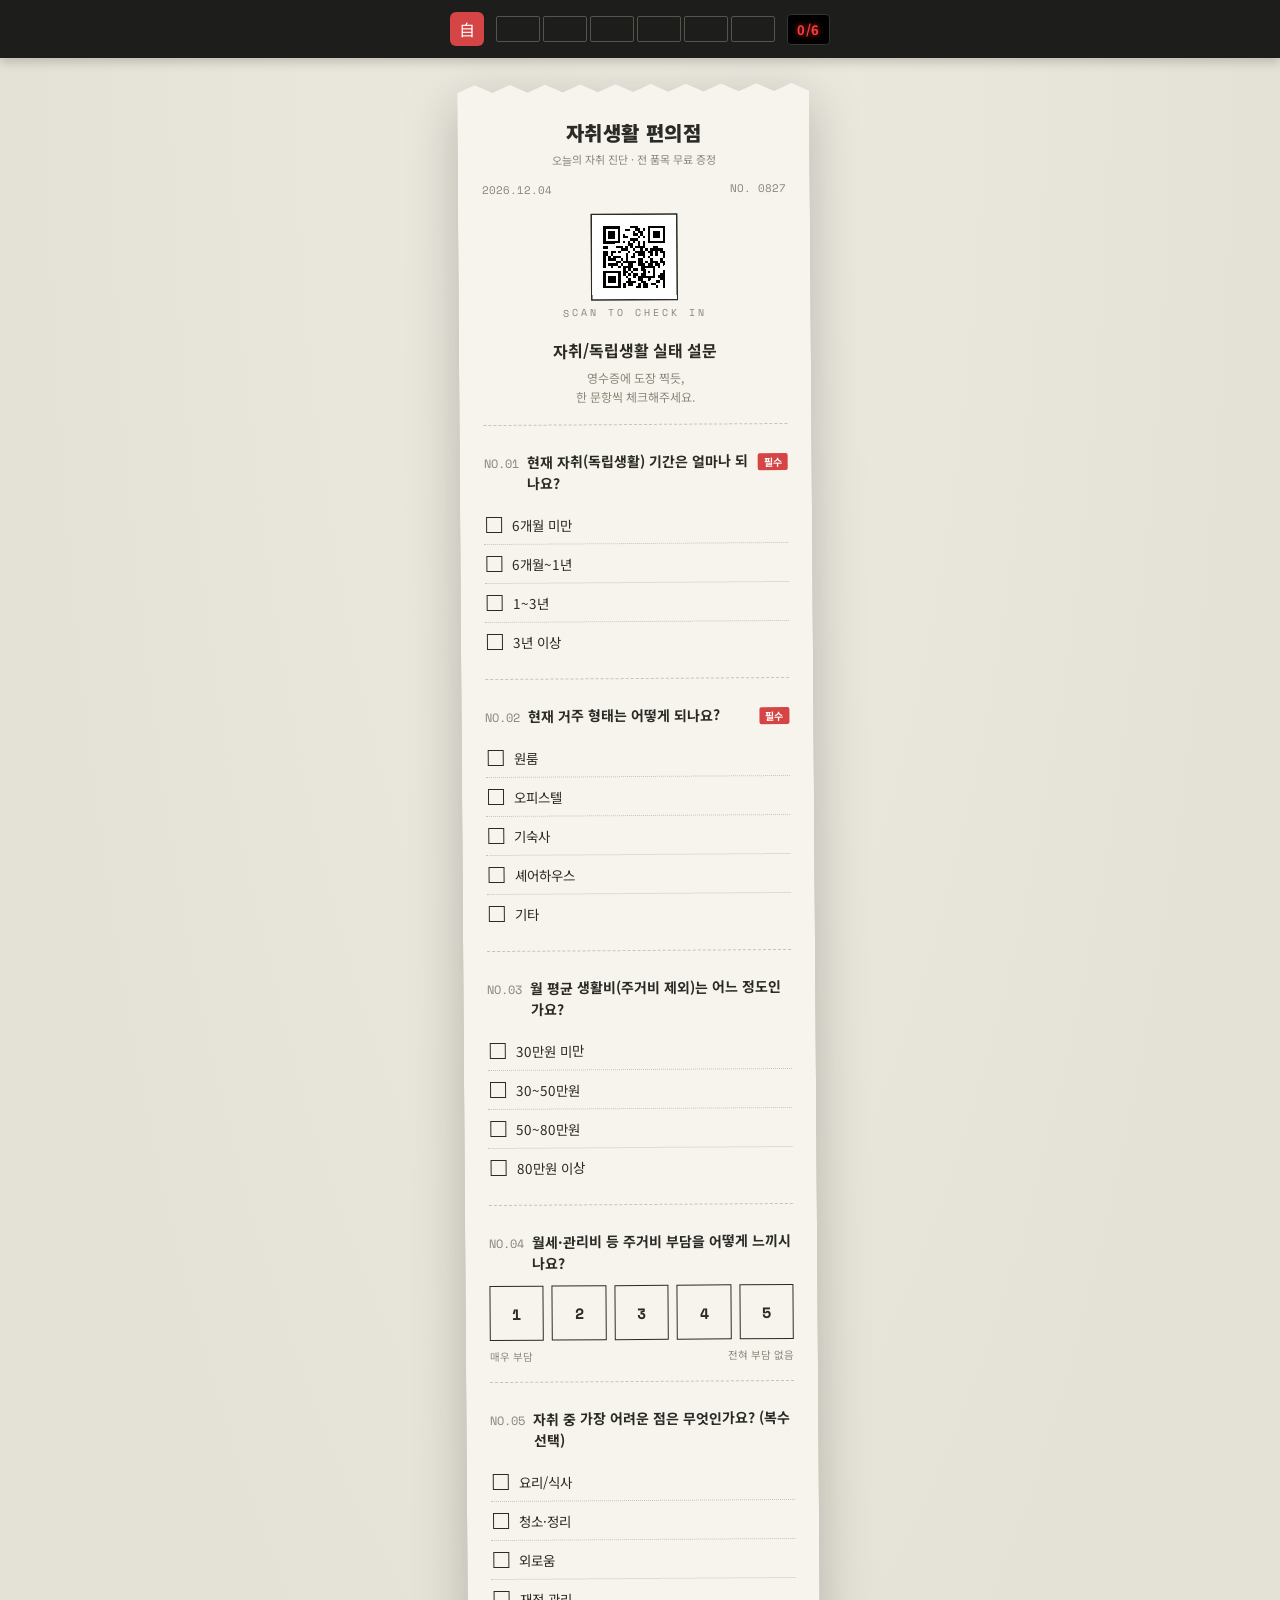
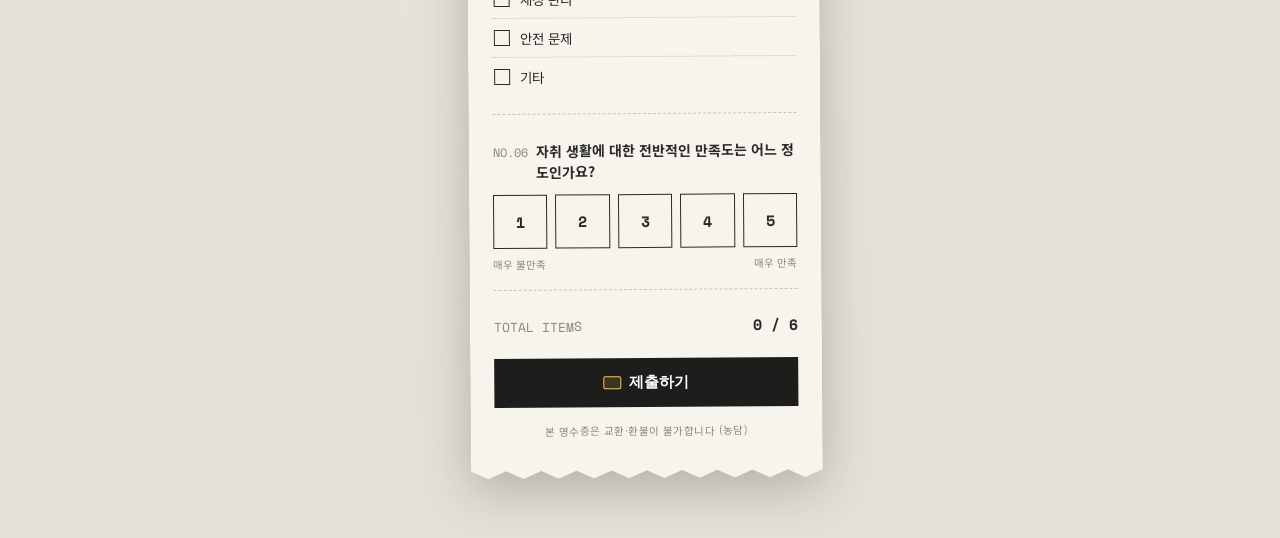
<file: 0901/index.html>
<!DOCTYPE html>
<html lang="ko">
<head>
<meta charset="utf-8"/>
<meta content="width=device-width, initial-scale=1.0" name="viewport"/>
<base target="_top">
<title>자취생활 실태 영수증</title>
<link href="https://fonts.googleapis.com/css2?family=Space+Mono:wght@400;700&family=Noto+Sans+KR:wght@400;500;700;900&display=swap" rel="stylesheet"/>
<style>
  :root{
    --paper:#F6F4EC;
    --table:#E4E1D6;
    --ink:#2A2A26;
    --ink-soft:#8A867A;
    --line:#C9C4B3;
    --alert:#D64545;
    --marker:#FFC93C;
    --register:#1D1D1B;
    --led:#FF3B3B;
  }
  *{ box-sizing:border-box; }
  html,body{ margin:0; padding:0; }
  body{
    background:
      radial-gradient(ellipse at top, #EDEAE0 0%, var(--table) 70%);
    min-height:100vh;
    font-family:'Noto Sans KR', sans-serif;
    color:var(--ink);
    padding-bottom:60px;
  }
  .mono{ font-family:'Space Mono', monospace; }

  /* ---------------- Register / progress bar ---------------- */
  .register{
    position:sticky; top:0; z-index:50;
    background:var(--register);
    padding:12px 16px;
    display:flex; align-items:center; gap:12px;
    box-shadow:0 4px 10px rgba(0,0,0,.18);
  }
  .register-inner{
    max-width:380px; margin:0 auto;
    display:flex; align-items:center; gap:12px;
    width:100%;
  }
  .logo-chip{
    flex:none;
    width:34px; height:34px;
    background:var(--alert);
    border-radius:6px;
    display:flex; align-items:center; justify-content:center;
    color:#fff; font-size:16px;
  }
  .barcode-track{
    flex:1;
    display:flex; gap:3px; align-items:stretch;
    height:26px;
  }
  .bar{
    flex:1;
    border:1.5px solid #55534B;
    border-radius:2px;
    background:transparent;
    transition:background .25s ease, transform .2s ease, border-color .25s ease;
  }
  .bar.on{
    background:#fff;
    border-color:#fff;
    animation:scanPulse .3s ease;
  }
  @keyframes scanPulse{
    0%{ transform:scaleY(.6); }
    60%{ transform:scaleY(1.12); }
    100%{ transform:scaleY(1); }
  }
  .led{
    flex:none;
    background:#000;
    border-radius:4px;
    padding:5px 9px;
    color:var(--led);
    font-size:13px;
    font-weight:700;
    letter-spacing:.05em;
    text-shadow:0 0 6px rgba(255,59,59,.8);
    border:1px solid #333;
  }

  /* ---------------- Receipt ---------------- */
  main{ max-width:380px; margin:26px auto 0; padding:0 14px; }

  .receipt-shadow{
    filter:drop-shadow(0 14px 26px rgba(0,0,0,.22));
  }
  .receipt{
    background:var(--paper);
    padding:34px 24px 40px;
    clip-path:polygon(
      0% 8px,5% 0,10% 8px,15% 0,20% 8px,25% 0,30% 8px,35% 0,40% 8px,45% 0,50% 8px,55% 0,60% 8px,65% 0,70% 8px,75% 0,80% 8px,85% 0,90% 8px,95% 0,100% 8px,
      100% calc(100% - 8px),95% 100%,90% calc(100% - 8px),85% 100%,80% calc(100% - 8px),75% 100%,70% calc(100% - 8px),65% 100%,60% calc(100% - 8px),55% 100%,50% calc(100% - 8px),45% 100%,40% calc(100% - 8px),35% 100%,30% calc(100% - 8px),25% 100%,20% calc(100% - 8px),15% 100%,10% calc(100% - 8px),5% 100%,0% calc(100% - 8px)
    );
    transform:rotate(-0.4deg);
  }

  .store-head{ text-align:center; margin-bottom:6px; }
  .store-head h1{
    font-size:20px; margin:0; letter-spacing:.02em; font-weight:900;
  }
  .store-head .addr{
    font-size:11px; color:var(--ink-soft); margin-top:4px;
  }
  .meta-row{
    display:flex; justify-content:space-between;
    font-size:11px; color:var(--ink-soft);
    margin-top:14px;
    font-family:'Space Mono', monospace;
  }

  .qr-deco{
    display:flex; justify-content:center;
    margin:18px 0 6px;
  }
  .qr-deco img{
    width:84px; height:84px;
    image-rendering:pixelated;
    border:6px solid #fff;
    box-shadow:0 0 0 1.5px var(--ink);
  }
  .barcode-num{
    text-align:center; font-size:10px; letter-spacing:.3em;
    color:var(--ink-soft); font-family:'Space Mono', monospace;
    margin-bottom:18px;
  }

  .dashed{ border-top:1.5px dashed var(--line); margin:18px 0; }

  .headline{
    text-align:center; margin-bottom:6px;
  }
  .headline h2{
    font-size:16px; font-weight:700; margin:0; line-height:1.5;
  }
  .headline p{
    font-size:12px; color:var(--ink-soft); margin-top:6px; line-height:1.6;
  }

  /* ---------------- Question item ---------------- */
  .item{ margin-top:26px; }
  .item-head{
    display:flex; align-items:baseline; gap:8px; margin-bottom:12px;
  }
  .item-no{
    font-family:'Space Mono', monospace; font-size:12px; color:var(--ink-soft);
  }
  .item-req{
    font-size:10px; color:#fff; background:var(--alert);
    padding:1px 6px; border-radius:2px; font-weight:700;
  }
  .item-q{
    font-size:14px; font-weight:700; line-height:1.5; flex:1;
  }

  .opt-list{ display:flex; flex-direction:column; }
  .opt-line{
    display:flex; align-items:center; gap:10px;
    padding:9px 2px;
    border-bottom:1px dotted var(--line);
    cursor:pointer;
    font-size:13.5px;
  }
  .opt-line:last-child{ border-bottom:none; }
  .opt-mark{
    flex:none;
    width:16px; height:16px;
    border:1.5px solid var(--ink);
    display:flex; align-items:center; justify-content:center;
    font-size:11px; color:transparent;
  }
  .opt-line input:checked + .opt-mark{
    background:var(--ink); color:var(--paper);
  }
  .opt-line input{ display:none; }
  .opt-text{ flex:1; }
  .opt-line.checked{ background:linear-gradient(transparent 60%, var(--marker) 60%); }

  /* ---------------- Scale (POS keypad style) ---------------- */
  .keypad{ display:flex; gap:8px; }
  .key{
    flex:1; aspect-ratio:1;
    border:1.5px solid var(--ink);
    display:flex; align-items:center; justify-content:center;
    font-family:'Space Mono', monospace; font-weight:700; font-size:15px;
    cursor:pointer;
    transition:background .15s, color .15s, transform .1s;
  }
  .key input{ display:none; }
  .key.checked{
    background:var(--alert); color:#fff; border-color:var(--alert);
    transform:scale(1.06);
  }
  .scale-caption{
    display:flex; justify-content:space-between;
    font-size:10.5px; color:var(--ink-soft); margin-top:8px;
  }

  /* ---------------- Total / submit ---------------- */
  .total-row{
    display:flex; justify-content:space-between; align-items:baseline;
    margin-top:24px; font-family:'Space Mono', monospace;
  }
  .total-row .label{ font-size:13px; color:var(--ink-soft); }
  .total-row .value{ font-size:15px; font-weight:700; }

  .error-box{
    display:none; margin-top:14px;
    border:1.5px dashed var(--alert);
    color:var(--alert);
    font-size:12.5px;
    padding:9px 12px;
    text-align:center;
  }

  .pay-btn{
    width:100%; margin-top:22px;
    background:var(--register); color:#fff;
    border:none; padding:15px;
    font-size:15px; font-weight:700;
    display:flex; align-items:center; justify-content:center; gap:8px;
    cursor:pointer;
  }
  .pay-btn:disabled{ opacity:.5; cursor:not-allowed; }
  .pay-btn .chip{
    width:18px; height:13px; border:1.5px solid #FFC93C; border-radius:2px; background:#FFC93C22;
  }

  .stub-note{
    text-align:center; font-size:10.5px; color:var(--ink-soft);
    margin-top:16px; letter-spacing:.04em;
  }

  /* ---------------- Success ---------------- */
  #successView{
    display:none; min-height:100vh; align-items:center; justify-content:center;
    flex-direction:column; text-align:center; padding:30px;
  }
  #successView.show{ display:flex; }
  .stamp{
    width:130px; height:130px; margin-bottom:24px;
    animation:stampIn .5s cubic-bezier(.2,1.5,.4,1) both;
  }
  @keyframes stampIn{
    0%{ transform:scale(1.6) rotate(-10deg); opacity:0; }
    70%{ transform:scale(.94) rotate(-4deg); opacity:1; }
    100%{ transform:scale(1) rotate(-6deg); opacity:1; }
  }
  #successView h1{ font-size:21px; margin-bottom:10px; }
  #successView p{ font-size:13px; color:var(--ink-soft); line-height:1.8; max-width:260px; }

  @media (prefers-reduced-motion: reduce){
    .stamp{ animation:none; }
    .bar.on{ animation:none; }
  }
</style>
</head>
<body>

<!-- ============ REGISTER TOP BAR (progress) ============ -->
<div class="register">
  <div class="register-inner">
    <div class="logo-chip">自</div>
    <div class="barcode-track" id="barTrack"></div>
    <div class="led"><span id="ledCount">0</span>/6</div>
  </div>
</div>

<!-- ============ FORM VIEW ============ -->
<div id="formView">
  <main>
    <div class="receipt-shadow">
      <div class="receipt">

        <div class="store-head">
          <h1>자취생활 편의점</h1>
          <div class="addr">오늘의 자취 진단 · 전 품목 무료 증정</div>
        </div>
        <div class="meta-row">
          <span id="dateStr">----.--.--</span>
          <span>NO. 0827</span>
        </div>

        <div class="qr-deco">
          <img alt="QR" src="[data-uri]"/>
        </div>
        <div class="barcode-num">SCAN TO CHECK IN</div>

        <div class="headline">
          <h2>자취/독립생활 실태 설문</h2>
          <p>영수증에 도장 찍듯,<br/>한 문항씩 체크해주세요.</p>
        </div>

        <div class="dashed"></div>

        <form id="applyForm">

          <div class="item">
            <div class="item-head">
              <span class="item-no mono">NO.01</span>
              <span class="item-q">현재 자취(독립생활) 기간은 얼마나 되나요?</span>
              <span class="item-req">필수</span>
            </div>
            <div class="opt-list" data-name="period">
              <label class="opt-line"><input name="period" type="radio" value="6개월 미만"/><span class="opt-mark">✓</span><span class="opt-text">6개월 미만</span></label>
              <label class="opt-line"><input name="period" type="radio" value="6개월~1년"/><span class="opt-mark">✓</span><span class="opt-text">6개월~1년</span></label>
              <label class="opt-line"><input name="period" type="radio" value="1~3년"/><span class="opt-mark">✓</span><span class="opt-text">1~3년</span></label>
              <label class="opt-line"><input name="period" type="radio" value="3년 이상"/><span class="opt-mark">✓</span><span class="opt-text">3년 이상</span></label>
            </div>
          </div>

          <div class="dashed"></div>

          <div class="item">
            <div class="item-head">
              <span class="item-no mono">NO.02</span>
              <span class="item-q">현재 거주 형태는 어떻게 되나요?</span>
              <span class="item-req">필수</span>
            </div>
            <div class="opt-list" data-name="residence">
              <label class="opt-line"><input name="residence" type="radio" value="원룸"/><span class="opt-mark">✓</span><span class="opt-text">원룸</span></label>
              <label class="opt-line"><input name="residence" type="radio" value="오피스텔"/><span class="opt-mark">✓</span><span class="opt-text">오피스텔</span></label>
              <label class="opt-line"><input name="residence" type="radio" value="기숙사"/><span class="opt-mark">✓</span><span class="opt-text">기숙사</span></label>
              <label class="opt-line"><input name="residence" type="radio" value="셰어하우스"/><span class="opt-mark">✓</span><span class="opt-text">셰어하우스</span></label>
              <label class="opt-line"><input name="residence" type="radio" value="기타"/><span class="opt-mark">✓</span><span class="opt-text">기타</span></label>
            </div>
          </div>

          <div class="dashed"></div>

          <div class="item">
            <div class="item-head">
              <span class="item-no mono">NO.03</span>
              <span class="item-q">월 평균 생활비(주거비 제외)는 어느 정도인가요?</span>
            </div>
            <div class="opt-list" data-name="livingCost">
              <label class="opt-line"><input name="livingCost" type="radio" value="30만원 미만"/><span class="opt-mark">✓</span><span class="opt-text">30만원 미만</span></label>
              <label class="opt-line"><input name="livingCost" type="radio" value="30~50만원"/><span class="opt-mark">✓</span><span class="opt-text">30~50만원</span></label>
              <label class="opt-line"><input name="livingCost" type="radio" value="50~80만원"/><span class="opt-mark">✓</span><span class="opt-text">50~80만원</span></label>
              <label class="opt-line"><input name="livingCost" type="radio" value="80만원 이상"/><span class="opt-mark">✓</span><span class="opt-text">80만원 이상</span></label>
            </div>
          </div>

          <div class="dashed"></div>

          <div class="item">
            <div class="item-head">
              <span class="item-no mono">NO.04</span>
              <span class="item-q">월세·관리비 등 주거비 부담을 어떻게 느끼시나요?</span>
            </div>
            <div class="keypad" data-name="burden">
              <label class="key"><input name="burden" type="radio" value="1"/>1</label>
              <label class="key"><input name="burden" type="radio" value="2"/>2</label>
              <label class="key"><input name="burden" type="radio" value="3"/>3</label>
              <label class="key"><input name="burden" type="radio" value="4"/>4</label>
              <label class="key"><input name="burden" type="radio" value="5"/>5</label>
            </div>
            <div class="scale-caption"><span>매우 부담</span><span>전혀 부담 없음</span></div>
          </div>

          <div class="dashed"></div>

          <div class="item">
            <div class="item-head">
              <span class="item-no mono">NO.05</span>
              <span class="item-q">자취 중 가장 어려운 점은 무엇인가요? (복수 선택)</span>
            </div>
            <div class="opt-list" data-name="difficulties">
              <label class="opt-line"><input name="difficulties" type="checkbox" value="요리/식사"/><span class="opt-mark">✓</span><span class="opt-text">요리/식사</span></label>
              <label class="opt-line"><input name="difficulties" type="checkbox" value="청소·정리"/><span class="opt-mark">✓</span><span class="opt-text">청소·정리</span></label>
              <label class="opt-line"><input name="difficulties" type="checkbox" value="외로움"/><span class="opt-mark">✓</span><span class="opt-text">외로움</span></label>
              <label class="opt-line"><input name="difficulties" type="checkbox" value="재정 관리"/><span class="opt-mark">✓</span><span class="opt-text">재정 관리</span></label>
              <label class="opt-line"><input name="difficulties" type="checkbox" value="안전 문제"/><span class="opt-mark">✓</span><span class="opt-text">안전 문제</span></label>
              <label class="opt-line"><input name="difficulties" type="checkbox" value="기타"/><span class="opt-mark">✓</span><span class="opt-text">기타</span></label>
            </div>
          </div>

          <div class="dashed"></div>

          <div class="item">
            <div class="item-head">
              <span class="item-no mono">NO.06</span>
              <span class="item-q">자취 생활에 대한 전반적인 만족도는 어느 정도인가요?</span>
            </div>
            <div class="keypad" data-name="satisfaction">
              <label class="key"><input name="satisfaction" type="radio" value="1"/>1</label>
              <label class="key"><input name="satisfaction" type="radio" value="2"/>2</label>
              <label class="key"><input name="satisfaction" type="radio" value="3"/>3</label>
              <label class="key"><input name="satisfaction" type="radio" value="4"/>4</label>
              <label class="key"><input name="satisfaction" type="radio" value="5"/>5</label>
            </div>
            <div class="scale-caption"><span>매우 불만족</span><span>매우 만족</span></div>
          </div>

          <div class="dashed"></div>

          <div class="total-row">
            <span class="label">TOTAL ITEMS</span>
            <span class="value"><span id="totalCount">0</span> / 6</span>
          </div>

          <div class="error-box" id="errorBox"><span id="errorMsg"></span></div>

          <button class="pay-btn" id="submitBtn" type="submit">
            <span class="chip"></span>
            <span id="submitBtnText">제출하기</span>
          </button>

          <div class="stub-note">본 영수증은 교환·환불이 불가합니다 (농담)</div>
        </form>

      </div>
    </div>
  </main>
</div>

<!-- ============ SUCCESS VIEW ============ -->
<div id="successView">
  <svg class="stamp" viewbox="0 0 100 100" xmlns="http://www.w3.org/2000/svg">
    <defs>
      <filter height="140%" id="rough" width="140%" x="-20%" y="-20%">
        <feTurbulence baseFrequency="0.05" numOctaves="2" result="noise" seed="4" type="fractalNoise"></feTurbulence>
        <feDisplacementMap in="SourceGraphic" in2="noise" scale="5" xChannelSelector="R" yChannelSelector="G"></feDisplacementMap>
      </filter>
    </defs>
    <rect fill="none" filter="url(#rough)" height="60" rx="4" stroke="#D64545" stroke-width="4" width="88" x="6" y="20"></rect>
    <text fill="#D64545" font-family="'Space Mono', monospace" font-size="22" font-weight="700" text-anchor="middle" x="50" y="56">PAID</text>
  </svg>
  <h1>제출 완료</h1>
  <p>오늘 교육 받느라 수고하셨습니다.</p>
</div>

<script>
  const requiredIds = ['period','residence'];
  const singleIds = ['period','residence','livingCost','burden','satisfaction'];
  const multiId = 'difficulties';
  const allIds = ['period','residence','livingCost','burden','difficulties','satisfaction'];

  const barTrack = document.getElementById('barTrack');
  allIds.forEach(function(id){
    const b = document.createElement('div');
    b.className = 'bar';
    b.dataset.for = id;
    barTrack.appendChild(b);
  });

  const ledCount = document.getElementById('ledCount');
  const totalCount = document.getElementById('totalCount');

  document.getElementById('dateStr').textContent =
    new Date().toISOString().slice(0,10).replace(/-/g,'.');

  function getRadioValue(name){
    const el = document.querySelector('input[name="' + name + '"]:checked');
    return el ? el.value : '';
  }
  function getCheckboxValues(name){
    const els = document.querySelectorAll('input[name="' + name + '"]:checked');
    return Array.from(els).map(function(e){ return e.value; });
  }

  function updateProgress(){
    let filled = 0;
    allIds.forEach(function(id){
      const has = id === multiId
        ? getCheckboxValues(id).length > 0
        : getRadioValue(id) !== '';
      const bar = barTrack.querySelector('[data-for="' + id + '"]');
      bar.classList.toggle('on', has);
      if (has) filled++;
    });
    ledCount.textContent = filled;
    totalCount.textContent = filled;
  }

  // opt-line highlight state
  document.querySelectorAll('.opt-line input').forEach(function(input){
    input.addEventListener('change', function(){
      const list = input.closest('.opt-list');
      if (input.type === 'radio') {
        list.querySelectorAll('.opt-line').forEach(function(l){ l.classList.remove('checked'); });
      }
      input.closest('.opt-line').classList.toggle('checked', input.checked);
      updateProgress();
    });
  });

  // keypad highlight state
  document.querySelectorAll('.key input').forEach(function(input){
    input.addEventListener('change', function(){
      const pad = input.closest('.keypad');
      pad.querySelectorAll('.key').forEach(function(k){ k.classList.remove('checked'); });
      input.closest('.key').classList.add('checked');
      updateProgress();
    });
  });

  const form = document.getElementById('applyForm');
  const submitBtn = document.getElementById('submitBtn');
  const submitBtnText = document.getElementById('submitBtnText');
  const errorBox = document.getElementById('errorBox');
  const errorMsg = document.getElementById('errorMsg');

  form.addEventListener('submit', function(e){
    e.preventDefault();
    errorBox.style.display = 'none';

    const data = {
      period: getRadioValue('period'),
      residence: getRadioValue('residence'),
      livingCost: getRadioValue('livingCost'),
      burden: getRadioValue('burden'),
      difficulties: getCheckboxValues('difficulties'),
      satisfaction: getRadioValue('satisfaction')
    };

    if (!data.period || !data.residence) {
      showError('1번, 2번 문항(필수)을 선택해주세요.');
      return;
    }

    submitBtn.disabled = true;
    submitBtnText.textContent = '결제 중...';

    google.script.run
      .withSuccessHandler(onSuccess)
      .withFailureHandler(onFailure)
      .submitForm(data);
  });

  function onSuccess(res){
    if (res && res.result === 'success') {
      document.getElementById('formView').style.display = 'none';
      document.querySelector('.register').style.display = 'none';
      document.getElementById('successView').classList.add('show');
    } else {
      showError((res && res.message) || '오류가 발생했습니다. 다시 시도해주세요.');
    }
  }
  function onFailure(err){
    showError(err.message || '오류가 발생했습니다. 다시 시도해주세요.');
  }
  function showError(msg){
    errorMsg.textContent = msg;
    errorBox.style.display = 'block';
    submitBtn.disabled = false;
    submitBtnText.textContent = '제출하기';
  }

  updateProgress();
</script>

</body>
</html>
</file>
<file: 0724/css/style.css>
@charset "UTF-8";
@import url('https://fonts.googleapis.com/css2?family=Noto+Sans+KR:wght@400;500;700;900&display=swap');

* {
    box-sizing: border-box;
}

body {
    background: linear-gradient(135deg, #1e1f26 0%, #2b2d3a 100%);
    color: #e8e8ec;
    font-family: 'Noto Sans KR', sans-serif;
    font-size: 16px;
    line-height: 1.6;
    margin: 0;
}

.wrapper {
    width: 85%;
    max-width: 900px;
    margin: 60px auto;
}

h1 {
    display: none;
}

h2, h3 {
    font-family: 'Noto Sans KR', sans-serif;
}

h2 {
    margin: 0 0 20px 0;
    letter-spacing: 2px;
    text-transform: uppercase;
    font-size: 14px;
    font-weight: 700;
    color: #f2c94c;
}

section {
    background-color: #2f313f;
    border: 1px solid #3d3f4f;
    border-radius: 16px;
    padding: 36px 40px;
    margin-bottom: 20px;
    box-shadow: 0 8px 24px rgba(0, 0, 0, 0.25);
    transition: transform 0.2s ease, box-shadow 0.2s ease;
}

section:hover {
    transform: translateY(-2px);
    box-shadow: 0 12px 32px rgba(0, 0, 0, 0.3);
}

/* ---------- Profile / My info ---------- */
#my_info h2 {
    display: none;
}

#my_info {
    display: flex;
    align-items: center;
    gap: 40px;
    background: linear-gradient(135deg, #3a3d52 0%, #2f313f 100%);
}

#my_info img {
    width: 130px;
    height: 130px;
    object-fit: cover;
    border-radius: 24px;
    border: 3px solid #f2c94c;
    box-shadow: 0 6px 18px rgba(242, 201, 76, 0.25);
    flex-shrink: 0;
}

table {
    display: inline-block;
    border-collapse: collapse;
    border-spacing: 0;
    vertical-align: top;
}

th {
    text-align: left;
    padding-right: 20px;
    color: #a0a2b3;
    font-weight: 400;
}

th, td {
    font-size: 13px;
    padding: 4px 0;
}

#myname th {
    display: none;
}

#myname td {
    display: block;
    font-size: 26px;
    font-weight: 900;
    color: #ffffff;
    margin-bottom: 12px;
    letter-spacing: -0.5px;
}

/* ---------- About ---------- */
#about p {
    margin: 0;
    color: #c9cad6;
    line-height: 1.9;
}

/* ---------- Links ---------- */
a {
    color: inherit;
    text-decoration: none;
}

a:hover {
    text-decoration: underline;
    color: #f2c94c;
}

/* ---------- Contact ---------- */
#contact ul {
    list-style: none;
    padding: 0;
    margin: 0;
}

#contact li {
    margin-bottom: 10px;
    padding: 8px 0;
}

#contact li::before {
    display: inline-block;
    width: 20px;
    height: 20px;
    vertical-align: middle;
    margin-right: 12px;
}

#contact li:nth-child(1)::before {
    content: url('../images/ico_mobile.png');
}
#contact li:nth-child(2)::before {
    content: url('../images/ico_email.png');
}
#contact li:nth-child(3)::before {
    content: url('../images/ico_facebook.png');
}
#contact li:nth-child(4)::before {
    content: url('../images/ico_blog.png');
}

/* ---------- Skills ---------- */
#skill ol {
    list-style: none;
    padding: 0;
    margin: 0;
}

#skill li {
    display: inline-block;
    background-color: #f2c94c;
    color: #2f2f2f;
    font-weight: 700;
    font-size: 13px;
    padding: 6px 16px;
    border-radius: 32px;
    margin: 0 8px 8px 0;
}

#skill li::before {
    content: "# ";
}

/* ---------- Projects ---------- */
#project ol {
    list-style: none;
    padding: 0;
    margin: 0;
}

#project li {
    border-bottom: 1px solid #3d3f4f;
    padding-bottom: 28px;
    margin-bottom: 28px;
}

#project li:last-child {
    border-bottom: none;
    padding-bottom: 0;
    margin-bottom: 0;
}

#project h3 {
    font-size: 18px;
    color: #ffffff;
    margin-bottom: 12px;
}

#project video,
#project iframe {
    width: 100%;
    border-radius: 12px;
    margin-bottom: 14px;
    display: block;
}

#project iframe {
    aspect-ratio: 16 / 9;
    height: auto;
    border: none;
}

#project p {
    color: #c9cad6;
    margin: 0 0 12px 0;
}

#project a {
    color: #f2c94c;
    display: inline-block;
    border-radius: 6px;
    padding: 4px 10px;
    border: 1px solid #f2c94c;
}

#project a:hover {
    background-color: #f2c94c;
    color: #2f2f2f;
    text-decoration: none;
}

/* ---------- Responsive ---------- */
@media (max-width: 600px) {
    .wrapper {
        width: 92%;
        margin: 30px auto;
    }

    section {
        padding: 24px;
    }

    #my_info {
        flex-direction: column;
        text-align: center;
        gap: 20px;
    }
}
</file>
<file: 0727/css/style.css>
@charset "UTF-8";
@import url('https://fonts.googleapis.com/css2?family=Noto+Sans+KR:wght@400;500;700;900&family=Noto+Sans+JP:wght@400;500;700;900&family=Gaegu:wght@400;700&display=swap');

* {
    box-sizing: border-box;
}

html {
    scroll-behavior: smooth;
}

@media (prefers-reduced-motion: reduce) {
    html {
        scroll-behavior: auto;
    }
}

/* ---------- Theme tokens ---------- */
/* 컨셉: 늦은 밤, 책상 스탠드 아래에서 코드를 짜는 감성 — 은은한 조명 글로우 + 손글씨 포인트 */
:root {
    --bg-start: #1b1826;
    --bg-mid: #241f34;
    --bg-end: #2e2438;
    --text-primary: #fbf6ee;
    --text-body: #e7e3ee;
    --text-secondary: #c6c1d6;
    --text-muted: #9994ac;
    --section-bg: rgba(45, 40, 63, 0.55);
    --section-bg-alt: rgba(58, 47, 74, 0.6);
    --border-color: rgba(255, 255, 255, 0.09);
    --accent: #f2c94c;
    --accent-hover: #ffd873;
    --accent2: #ff8fa3;
    --accent2-hover: #ffa8b8;
    --accent-contrast: #2b2210;
    --accent-link: #f2c94c;
    --shadow-color: rgba(10, 6, 20, 0.35);
    --shadow-warm: rgba(242, 201, 76, 0.08);
    --nav-bg: rgba(27, 24, 38, 0.65);
    --nav-bg-scrolled: rgba(27, 24, 38, 0.9);
    --dot-color: rgba(255, 255, 255, 0.045);
    --glow-gold-opacity: 0.35;
    --glow-rose-opacity: 0.25;
    --frame-bg: #f7f1e3;
    color-scheme: dark;
}

:root[data-theme='light'] {
    --bg-start: #fdf6ea;
    --bg-mid: #fbf0e0;
    --bg-end: #f6e6d6;
    --text-primary: #2b2418;
    --text-body: #3a3427;
    --text-secondary: #5c5545;
    --text-muted: #948c76;
    --section-bg: rgba(255, 255, 255, 0.72);
    --section-bg-alt: rgba(255, 249, 232, 0.85);
    --border-color: rgba(60, 45, 10, 0.09);
    --accent: #f2c94c;
    --accent-hover: #e0b93f;
    --accent2: #d1567a;
    --accent2-hover: #b8446a;
    --accent-contrast: #2b2210;
    --accent-link: #a97a08;
    --shadow-color: rgba(60, 40, 10, 0.1);
    --shadow-warm: rgba(242, 201, 76, 0.12);
    --nav-bg: rgba(253, 246, 234, 0.7);
    --nav-bg-scrolled: rgba(253, 246, 234, 0.92);
    --dot-color: rgba(60, 40, 10, 0.05);
    --glow-gold-opacity: 0.45;
    --glow-rose-opacity: 0.3;
    --frame-bg: #ffffff;
    color-scheme: light;
}

/* ---------- Ambient warm glow ---------- */
.ambient {
    position: fixed;
    inset: 0;
    z-index: -1;
    overflow: hidden;
    pointer-events: none;
}

.glow {
    position: absolute;
    border-radius: 50%;
    filter: blur(90px);
    transition: opacity 0.4s ease;
}

.glow--gold {
    width: 46vw;
    height: 46vw;
    top: -14vw;
    left: -10vw;
    background: var(--accent);
    opacity: var(--glow-gold-opacity);
}

.glow--rose {
    width: 38vw;
    height: 38vw;
    bottom: -12vw;
    right: -8vw;
    background: var(--accent2);
    opacity: var(--glow-rose-opacity);
}

.glow--gold-soft {
    width: 30vw;
    height: 30vw;
    top: 40vh;
    right: 8vw;
    background: var(--accent);
    opacity: calc(var(--glow-gold-opacity) - 0.2);
}

body {
    background-color: var(--bg-start);
    background-image: radial-gradient(var(--dot-color) 1px, transparent 1px),
        linear-gradient(160deg, var(--bg-start) 0%, var(--bg-mid) 45%, var(--bg-end) 100%);
    background-size: 26px 26px, 100% 100%;
    background-attachment: fixed;
    color: var(--text-body);
    font-family: 'Noto Sans KR', 'Noto Sans JP', sans-serif;
    font-size: 16px;
    line-height: 1.6;
    margin: 0;
    transition: background-color 0.3s ease, color 0.3s ease;
}

.layout {
    width: 92%;
    max-width: 1140px;
    margin: 0 auto 60px;
    padding-top: 60px;
    display: grid;
    grid-template-columns: 300px 1fr;
    align-items: start;
    gap: 28px;
}

.sidebar {
    position: sticky;
    top: 88px;
    display: flex;
    flex-direction: column;
    gap: 20px;
}

.main-content {
    display: flex;
    flex-direction: column;
}

.visually-hidden {
    position: absolute;
    width: 1px;
    height: 1px;
    margin: -1px;
    padding: 0;
    overflow: hidden;
    clip: rect(0, 0, 0, 0);
    white-space: nowrap;
    border: 0;
}

h2, h3 {
    font-family: 'Noto Sans KR', 'Noto Sans JP', sans-serif;
}

h2 {
    display: flex;
    align-items: center;
    gap: 10px;
    margin: 0 0 22px 0;
    font-family: 'Gaegu', 'Noto Sans KR', 'Noto Sans JP', sans-serif;
    letter-spacing: 0.5px;
    font-size: 22px;
    font-weight: 700;
    color: var(--accent);
}

h2::before {
    font-size: 20px;
}

#about h2::before {
    content: '✎';
}
#education h2::before {
    content: '🎓';
}
#contact h2::before {
    content: '✉';
}
#skill h2::before {
    content: '⚡';
}
#project h2::before {
    content: '🎬';
}

section {
    position: relative;
    background-color: var(--section-bg);
    backdrop-filter: blur(18px);
    -webkit-backdrop-filter: blur(18px);
    border: 1px solid var(--border-color);
    border-radius: 20px;
    padding: 36px 40px;
    margin-bottom: 20px;
    box-shadow: 0 10px 30px var(--shadow-color), 0 0 0 1px var(--shadow-warm) inset;
    transition: transform 0.2s ease, box-shadow 0.2s ease, opacity 0.6s ease,
        translate 0.6s ease, background-color 0.3s ease, border-color 0.3s ease;
    scroll-margin-top: 96px;
    opacity: 0;
    translate: 0 24px;
}

section.is-visible {
    opacity: 1;
    translate: 0 0;
}

section:hover {
    transform: translateY(-3px);
    box-shadow: 0 16px 40px var(--shadow-color), 0 0 0 1px var(--shadow-warm) inset;
}

.sidebar section {
    padding: 28px 24px;
    margin-bottom: 0;
}

/* ---------- Top navigation ---------- */
.topnav {
    position: sticky;
    top: 0;
    z-index: 1000;
    background: var(--nav-bg);
    backdrop-filter: blur(12px);
    -webkit-backdrop-filter: blur(12px);
    border-bottom: 1px solid transparent;
    transition: background-color 0.25s ease, border-color 0.25s ease, box-shadow 0.25s ease;
}

.topnav.scrolled {
    background: var(--nav-bg-scrolled);
    border-bottom-color: var(--border-color);
    box-shadow: 0 8px 24px var(--shadow-color);
}

.nav-inner {
    width: 92%;
    max-width: 1140px;
    margin: 0 auto;
    display: flex;
    align-items: center;
    justify-content: space-between;
    height: 64px;
}

.nav-logo {
    font-family: 'Gaegu', 'Noto Sans KR', 'Noto Sans JP', sans-serif;
    font-weight: 700;
    font-size: 20px;
    color: var(--text-primary);
    letter-spacing: 0;
    flex-shrink: 0;
}

.nav-logo:hover {
    color: var(--accent);
    text-decoration: none;
}

.nav-right {
    display: flex;
    align-items: center;
    gap: 24px;
}

.nav-menu {
    list-style: none;
    display: flex;
    gap: 8px;
    margin: 0;
    padding: 0;
}

.nav-menu a {
    display: inline-block;
    position: relative;
    padding: 8px 14px;
    font-size: 13px;
    font-weight: 500;
    color: var(--text-secondary);
    border-radius: 20px;
    transition: color 0.2s ease, background-color 0.2s ease;
}

.nav-menu a:hover {
    color: var(--text-primary);
    background-color: rgba(242, 201, 76, 0.12);
    text-decoration: none;
}

.nav-menu a.active {
    color: var(--accent-contrast);
    background-color: var(--accent);
    font-weight: 700;
}

.nav-actions {
    display: flex;
    align-items: center;
    gap: 10px;
    padding-left: 16px;
    border-left: 1px solid var(--border-color);
}

.lang-switch {
    display: flex;
    border: 1px solid var(--border-color);
    border-radius: 20px;
    overflow: hidden;
}

.lang-btn {
    background: none;
    border: none;
    color: var(--text-muted);
    font-size: 11px;
    font-weight: 700;
    letter-spacing: 0.5px;
    padding: 6px 10px;
    cursor: pointer;
    transition: background-color 0.2s ease, color 0.2s ease;
}

.lang-btn:hover {
    color: var(--text-primary);
}

.lang-btn.active {
    background-color: var(--accent);
    color: var(--accent-contrast);
}

.theme-toggle {
    background: none;
    border: 1px solid var(--border-color);
    border-radius: 50%;
    width: 32px;
    height: 32px;
    display: flex;
    align-items: center;
    justify-content: center;
    font-size: 14px;
    cursor: pointer;
    line-height: 1;
    transition: transform 0.2s ease, border-color 0.2s ease;
}

.theme-toggle:hover {
    transform: rotate(15deg);
    border-color: var(--accent);
}

.nav-toggle {
    display: none;
    flex-direction: column;
    justify-content: center;
    gap: 5px;
    width: 36px;
    height: 36px;
    background: none;
    border: none;
    cursor: pointer;
    padding: 0;
}

.nav-toggle span {
    display: block;
    width: 100%;
    height: 2px;
    background-color: var(--text-body);
    border-radius: 2px;
    transition: transform 0.25s ease, opacity 0.25s ease;
}

.nav-toggle.open span:nth-child(1) {
    transform: translateY(7px) rotate(45deg);
}
.nav-toggle.open span:nth-child(2) {
    opacity: 0;
}
.nav-toggle.open span:nth-child(3) {
    transform: translateY(-7px) rotate(-45deg);
}

/* ---------- Back to top ---------- */
.to-top {
    position: fixed;
    right: 24px;
    bottom: 24px;
    width: 44px;
    height: 44px;
    border-radius: 50%;
    border: 1px solid var(--border-color);
    background-color: var(--accent);
    color: var(--accent-contrast);
    font-size: 18px;
    font-weight: 700;
    cursor: pointer;
    box-shadow: 0 8px 20px var(--shadow-color);
    opacity: 0;
    visibility: hidden;
    transform: translateY(10px);
    transition: opacity 0.25s ease, transform 0.25s ease, visibility 0.25s;
    z-index: 999;
}

.to-top.visible {
    opacity: 1;
    visibility: visible;
    transform: translateY(0);
}

.to-top:hover {
    background-color: var(--accent-hover);
}

/* ---------- Profile / My info ---------- */
#my_info h2 {
    display: none;
}

#my_info {
    display: flex;
    flex-direction: column;
    align-items: center;
    text-align: center;
    gap: 6px;
    padding: 32px 24px;
    background: linear-gradient(160deg, var(--section-bg-alt) 0%, var(--section-bg) 100%);
}

#my_info table {
    display: block;
    margin-top: 14px;
}

#my_info tbody {
    display: flex;
    flex-direction: column;
    align-items: center;
}

#my_info tr {
    display: flex;
    align-items: baseline;
    gap: 6px;
}

#my_info th {
    padding-right: 0;
}

.photo-frame {
    position: relative;
    flex-shrink: 0;
}

#my_info img {
    width: 130px;
    height: 130px;
    object-fit: cover;
    border-radius: 10px;
    display: block;
    background-color: var(--frame-bg);
    padding: 10px 10px 26px;
    border: 1px solid var(--border-color);
    box-shadow: 0 10px 24px var(--shadow-color);
    rotate: -3deg;
    transition: rotate 0.25s ease, box-shadow 0.25s ease;
}

.photo-frame:hover img {
    rotate: 0deg;
    box-shadow: 0 14px 30px var(--shadow-color);
}

.sticky-note {
    position: absolute;
    bottom: -14px;
    right: -20px;
    font-family: 'Gaegu', 'Noto Sans KR', 'Noto Sans JP', sans-serif;
    font-size: 14px;
    font-weight: 700;
    color: var(--accent-contrast);
    background-color: var(--accent2);
    padding: 4px 12px;
    border-radius: 4px;
    rotate: 6deg;
    box-shadow: 0 4px 10px var(--shadow-color);
    white-space: nowrap;
}

table {
    display: inline-block;
    border-collapse: collapse;
    border-spacing: 0;
    vertical-align: top;
}

th {
    text-align: left;
    padding-right: 20px;
    color: var(--text-muted);
    font-weight: 400;
}

th, td {
    font-size: 13px;
    padding: 4px 0;
}

#myname th {
    display: none;
}

#myname td {
    display: block;
    font-size: 26px;
    font-weight: 900;
    color: var(--text-primary);
    margin-bottom: 12px;
    letter-spacing: -0.5px;
}

/* ---------- About ---------- */
#about p {
    margin: 0;
    color: var(--text-secondary);
    line-height: 1.9;
}

.typed-line {
    color: var(--text-primary) !important;
    font-size: 18px;
    font-weight: 700;
    margin-bottom: 14px !important;
    min-height: 1.6em;
}

.typed-cursor {
    display: inline-block;
    width: 2px;
    height: 1em;
    margin-left: 2px;
    background-color: var(--accent);
    vertical-align: -0.15em;
    animation: blink 1s step-end infinite;
}

@keyframes blink {
    50% {
        opacity: 0;
    }
}

@media (prefers-reduced-motion: reduce) {
    .typed-cursor {
        animation: none;
    }
}

/* ---------- Education ---------- */
.edu-list {
    list-style: none;
    margin: 0;
    padding: 0;
}

.edu-list li {
    padding: 18px 0;
    border-bottom: 1px solid var(--border-color);
}

.edu-list li:last-child {
    border-bottom: none;
    padding-bottom: 0;
}

.edu-list li:first-child {
    padding-top: 0;
}

.edu-head {
    display: flex;
    align-items: center;
    justify-content: space-between;
    gap: 12px;
    flex-wrap: wrap;
}

.edu-head h3 {
    font-size: 17px;
    color: var(--text-primary);
    margin: 0;
}

.edu-status {
    font-size: 12px;
    font-weight: 700;
    color: var(--accent-contrast);
    background-color: var(--accent);
    padding: 4px 12px;
    border-radius: 20px;
    white-space: nowrap;
}

.edu-list li:nth-child(2) .edu-status {
    background-color: var(--accent2);
}

.edu-sub {
    margin: 6px 0 0;
    font-size: 13px;
    color: var(--text-muted);
}

/* ---------- Links ---------- */
a {
    color: inherit;
    text-decoration: none;
}

a:hover {
    text-decoration: underline;
    color: var(--accent-link);
}

a:focus-visible,
button:focus-visible {
    outline: 2px solid var(--accent);
    outline-offset: 2px;
    text-decoration: none;
}

/* ---------- Contact ---------- */
#contact ul {
    list-style: none;
    padding: 0;
    margin: 0;
}

#contact li {
    margin-bottom: 10px;
    padding: 8px 0;
}

#contact li::before {
    display: inline-block;
    width: 20px;
    height: 20px;
    vertical-align: middle;
    margin-right: 12px;
}

#contact li:nth-child(1)::before {
    content: url('../images/ico_mobile.png');
}
#contact li:nth-child(2)::before {
    content: url('../images/ico_email.png');
}
#contact li:nth-child(3)::before {
    content: url('../images/ico_facebook.png');
}
#contact li:nth-child(4)::before {
    content: url('../images/ico_blog.png');
}

/* ---------- Skills ---------- */
#skill ol {
    list-style: none;
    padding: 0;
    margin: 0;
}

#skill li {
    display: inline-block;
    background-color: var(--accent);
    color: var(--accent-contrast);
    font-weight: 700;
    font-size: 13px;
    padding: 6px 16px;
    border-radius: 32px;
    margin: 0 8px 8px 0;
    transition: transform 0.15s ease, background-color 0.2s ease;
}

#skill li:nth-child(even) {
    background-color: var(--accent2);
}

#skill li:hover {
    transform: translateY(-2px) rotate(-1deg);
}

#skill li::before {
    content: "# ";
}

/* ---------- Projects ---------- */
#project ol {
    list-style: none;
    padding: 0;
    margin: 0;
}

#project li {
    border-bottom: 1px solid var(--border-color);
    padding-bottom: 28px;
    margin-bottom: 28px;
}

#project li:last-child {
    border-bottom: none;
    padding-bottom: 0;
    margin-bottom: 0;
}

#project h3 {
    font-size: 18px;
    color: var(--text-primary);
    margin-bottom: 12px;
    padding-left: 14px;
    border-left: 3px solid var(--accent);
}

#project video,
#project iframe {
    width: 100%;
    border-radius: 12px;
    margin-bottom: 14px;
    display: block;
}

#project iframe {
    aspect-ratio: 16 / 9;
    height: auto;
    border: none;
}

#project p {
    color: var(--text-secondary);
    margin: 0 0 12px 0;
}

#project a {
    color: var(--accent-link);
    display: inline-block;
    border-radius: 6px;
    padding: 4px 10px;
    border: 1px solid var(--accent-link);
    transition: background-color 0.2s ease, color 0.2s ease;
}

#project a:hover {
    background-color: var(--accent-link);
    color: var(--section-bg);
    text-decoration: none;
}

/* ---------- Footer ---------- */
.site-footer {
    width: 92%;
    max-width: 1140px;
    margin: 0 auto 40px;
    text-align: center;
    color: var(--text-muted);
    font-size: 13px;
}

.site-footer p {
    margin: 0 0 8px;
}

.site-footer p[data-i18n='footerTagline'] {
    display: inline-block;
    position: relative;
    font-family: 'Gaegu', 'Noto Sans KR', 'Noto Sans JP', sans-serif;
    font-size: 16px;
    font-weight: 700;
    color: var(--text-secondary);
    rotate: -1deg;
    margin-bottom: 16px;
    padding: 2px 6px;
}

.site-footer p[data-i18n='footerTagline']::before {
    content: '';
    position: absolute;
    top: -8px;
    left: 50%;
    translate: -50% 0;
    width: 46px;
    height: 14px;
    background-color: var(--accent2);
    opacity: 0.55;
    rotate: -2deg;
}

.footer-meta {
    font-size: 12px;
}

.footer-meta .dot {
    margin: 0 8px;
}

/* ---------- Responsive ---------- */
@media (max-width: 900px) {
    .layout {
        grid-template-columns: 1fr;
    }

    .sidebar {
        position: static;
        top: auto;
    }
}

@media (max-width: 700px) {
    .nav-toggle {
        display: flex;
    }

    .nav-right {
        position: absolute;
        top: 64px;
        left: 0;
        right: 0;
        flex-direction: column;
        align-items: stretch;
        gap: 0;
        background: var(--nav-bg-scrolled);
        border-bottom: 1px solid var(--border-color);
        max-height: 0;
        overflow: hidden;
        transition: max-height 0.25s ease;
    }

    .nav-right.open {
        max-height: 420px;
    }

    .nav-menu {
        flex-direction: column;
    }

    .nav-menu a {
        display: block;
        border-radius: 0;
        padding: 16px 24px;
    }

    .nav-menu a.active {
        background-color: rgba(242, 201, 76, 0.15);
        color: var(--accent);
    }

    .nav-actions {
        justify-content: center;
        border-left: none;
        border-top: 1px solid var(--border-color);
        padding: 16px 24px;
    }
}

@media (max-width: 600px) {
    .layout {
        width: 92%;
        margin: 0 auto 30px;
        padding-top: 30px;
        gap: 20px;
    }

    section {
        padding: 24px;
    }

    .to-top {
        right: 16px;
        bottom: 16px;
    }

    .edu-head {
        flex-direction: column;
        align-items: flex-start;
        gap: 8px;
    }
}
</file>
